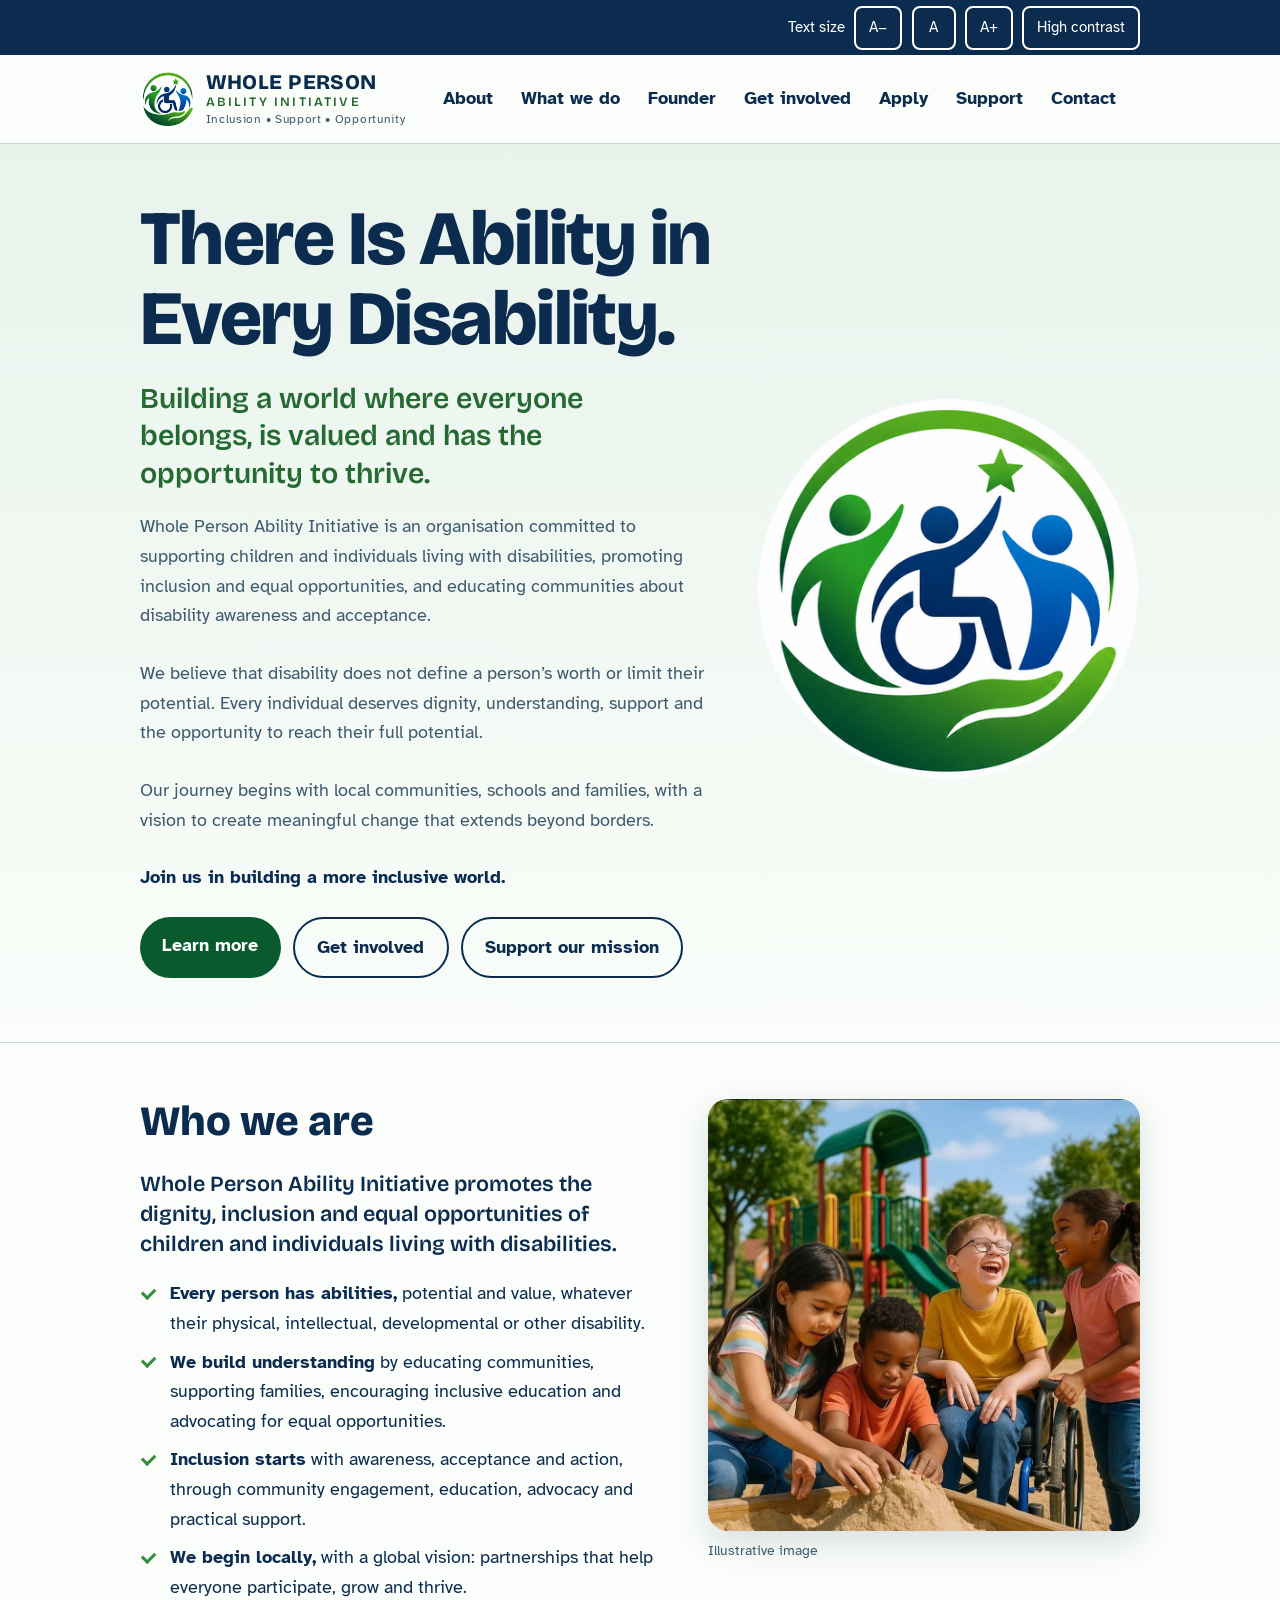
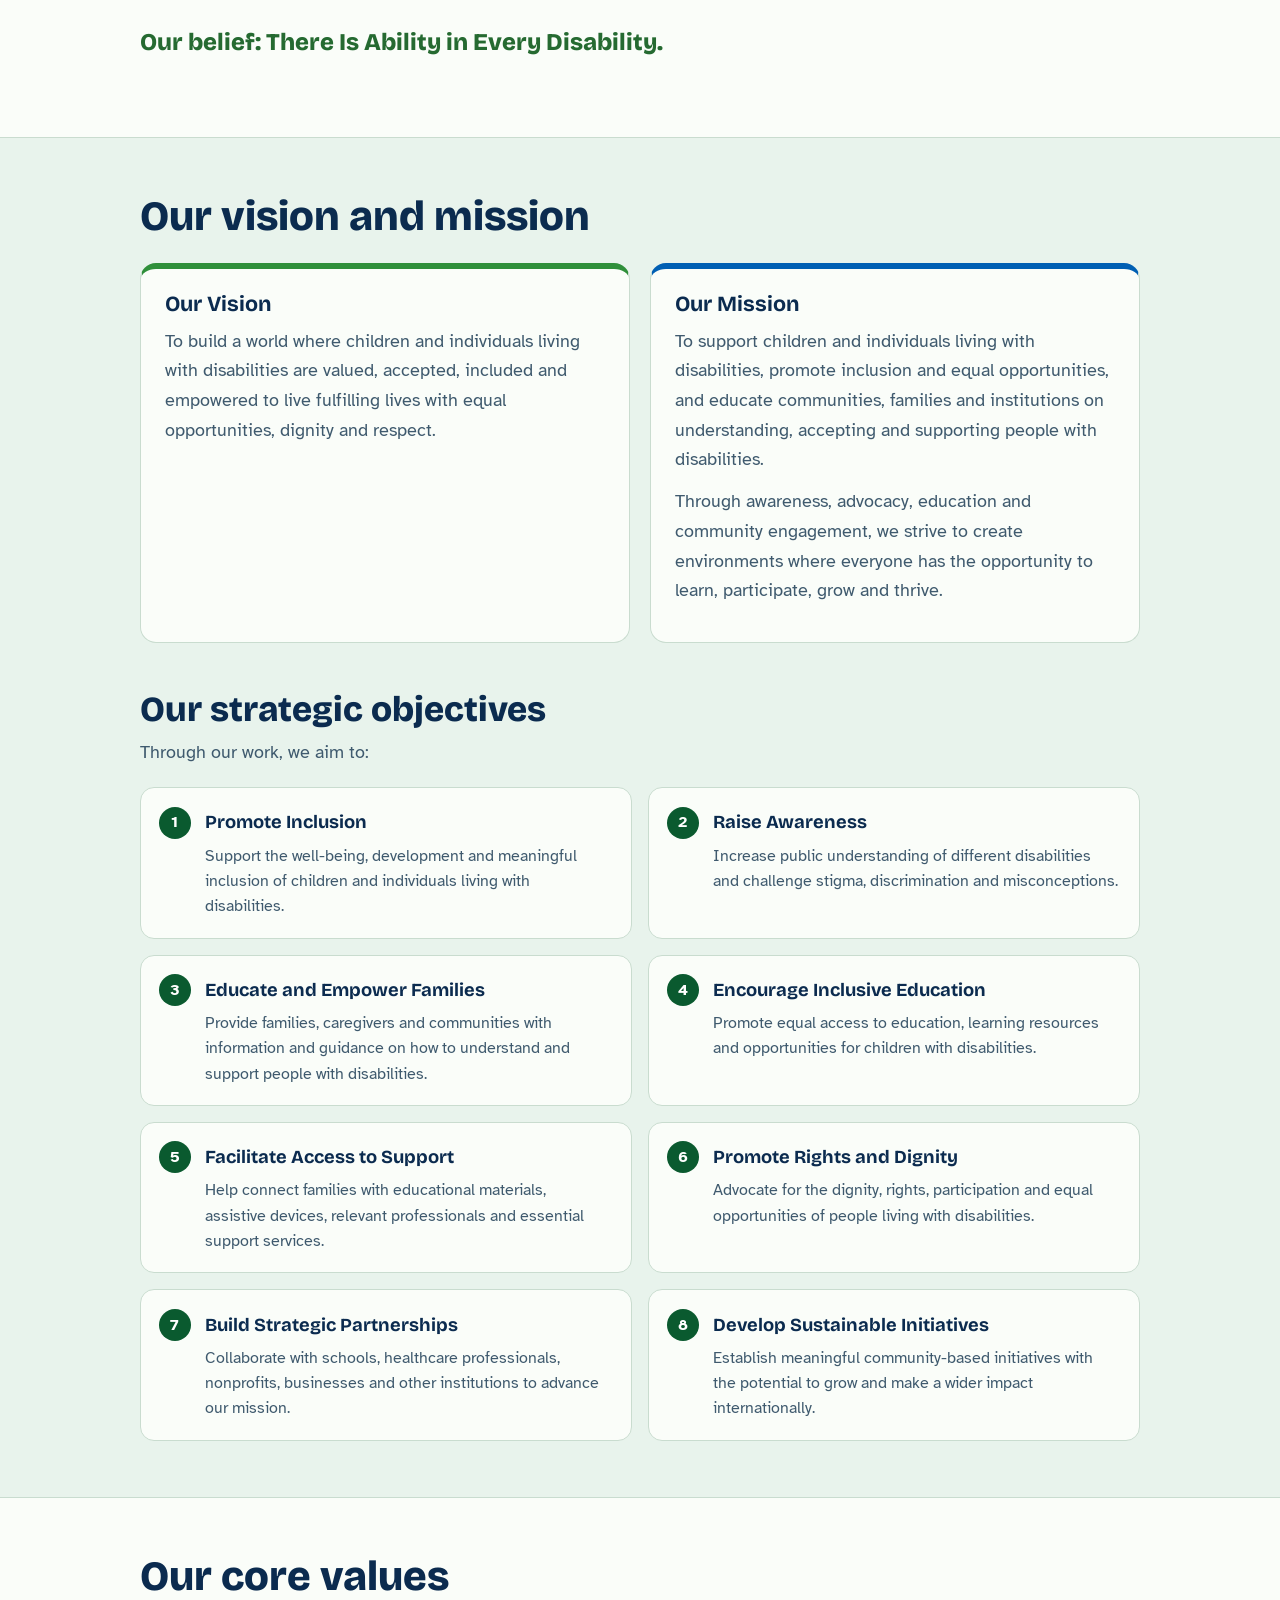
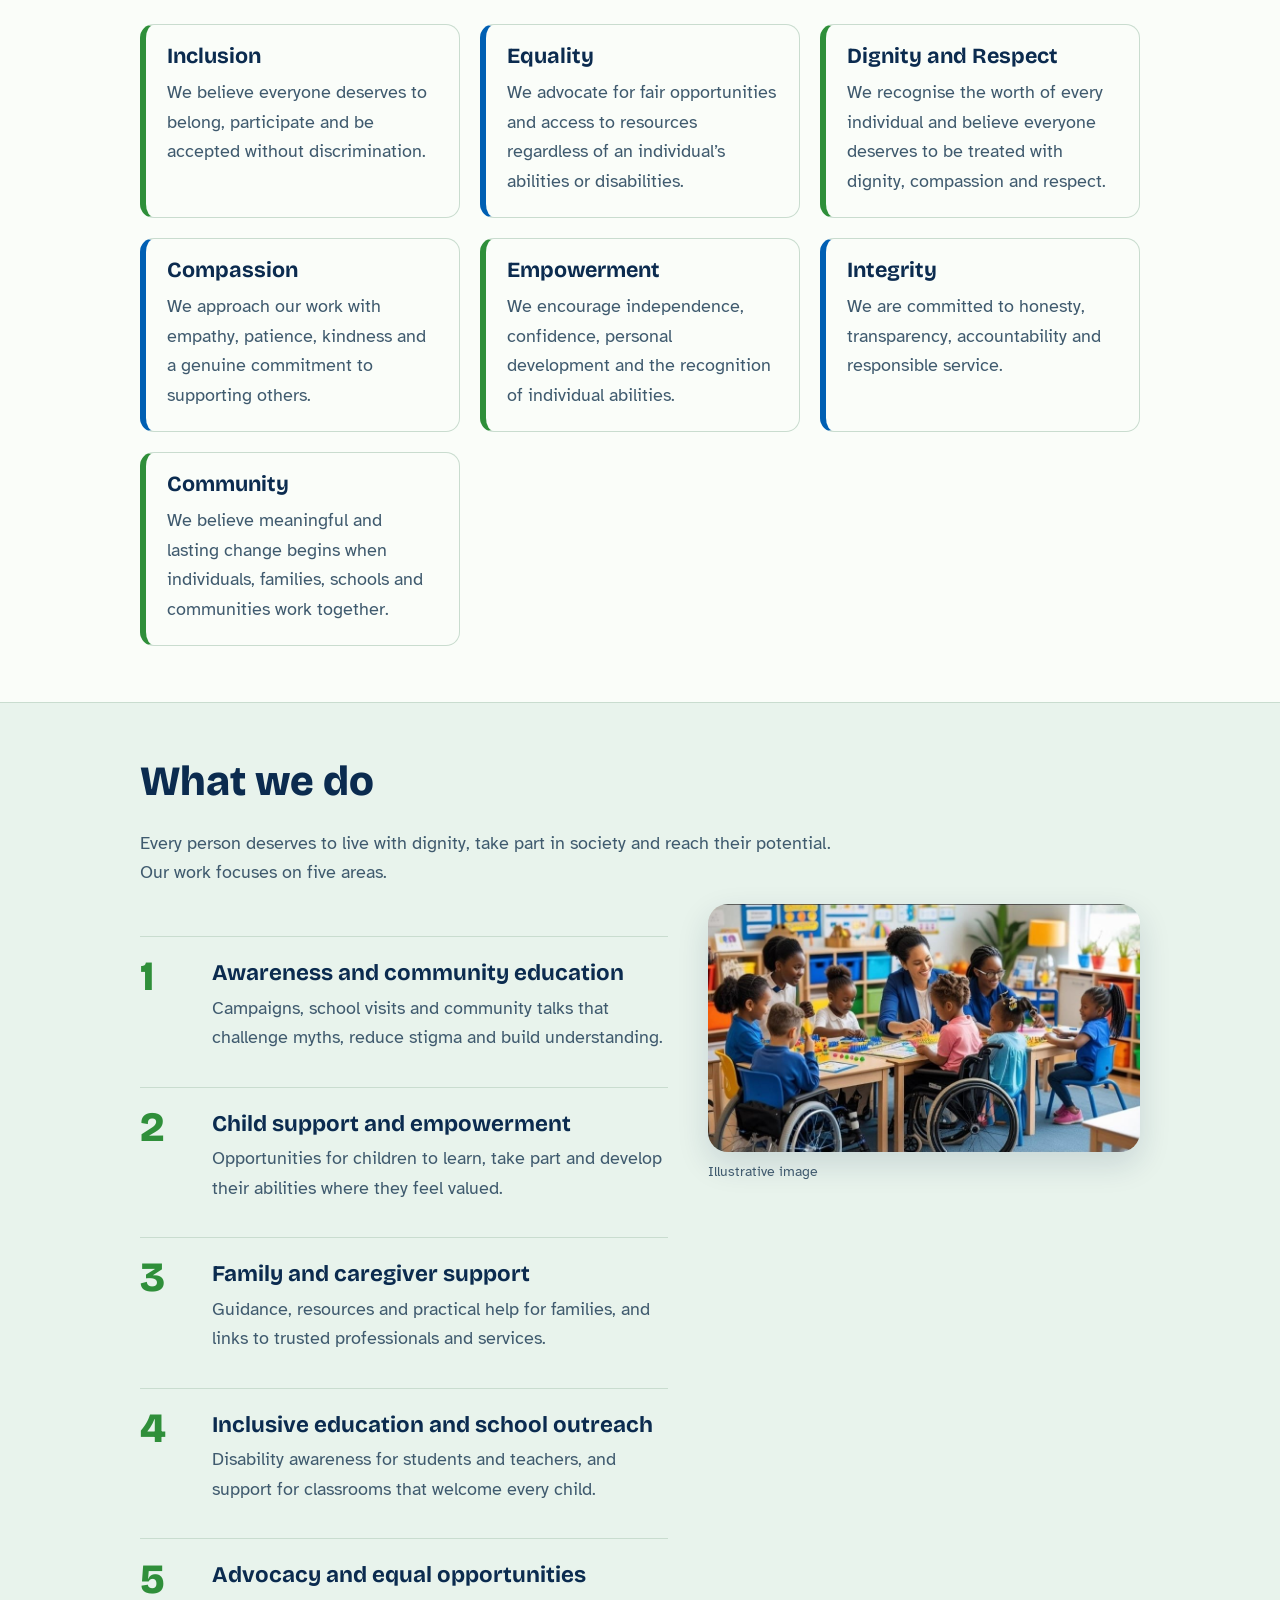
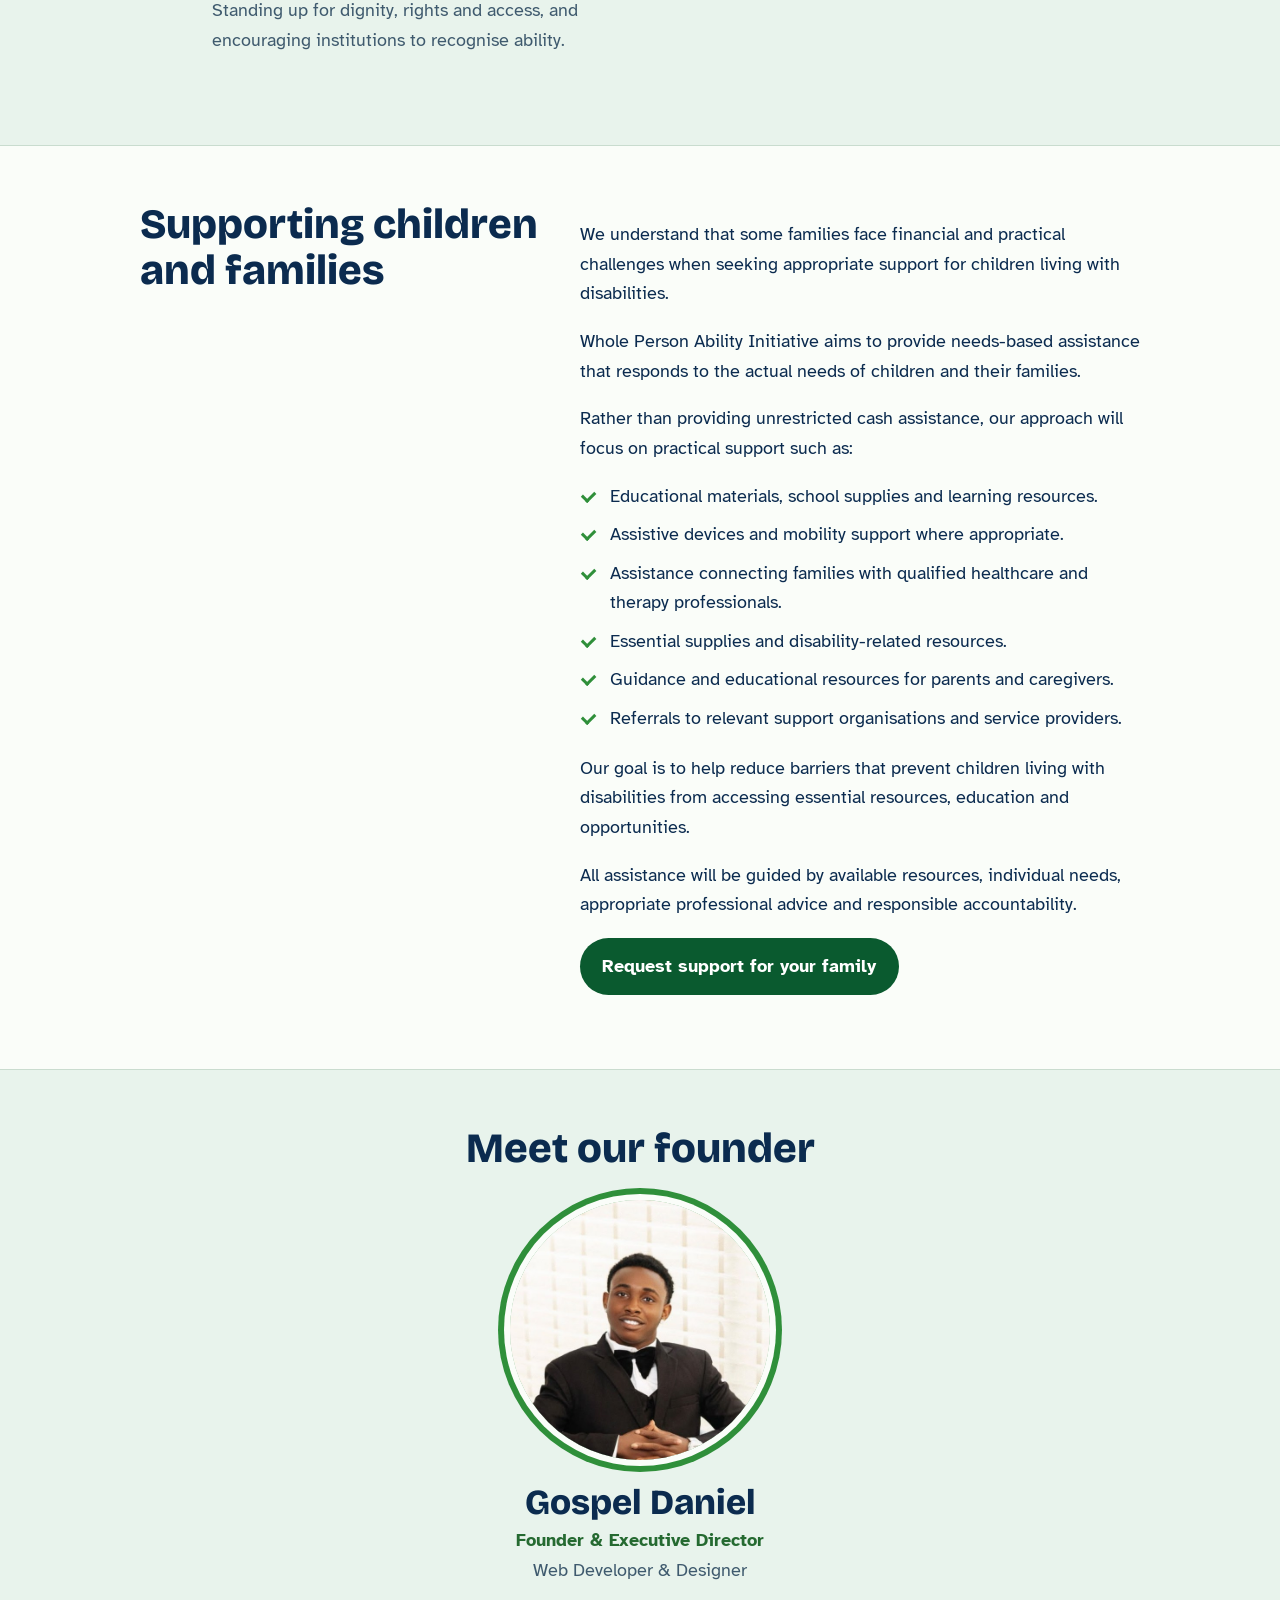
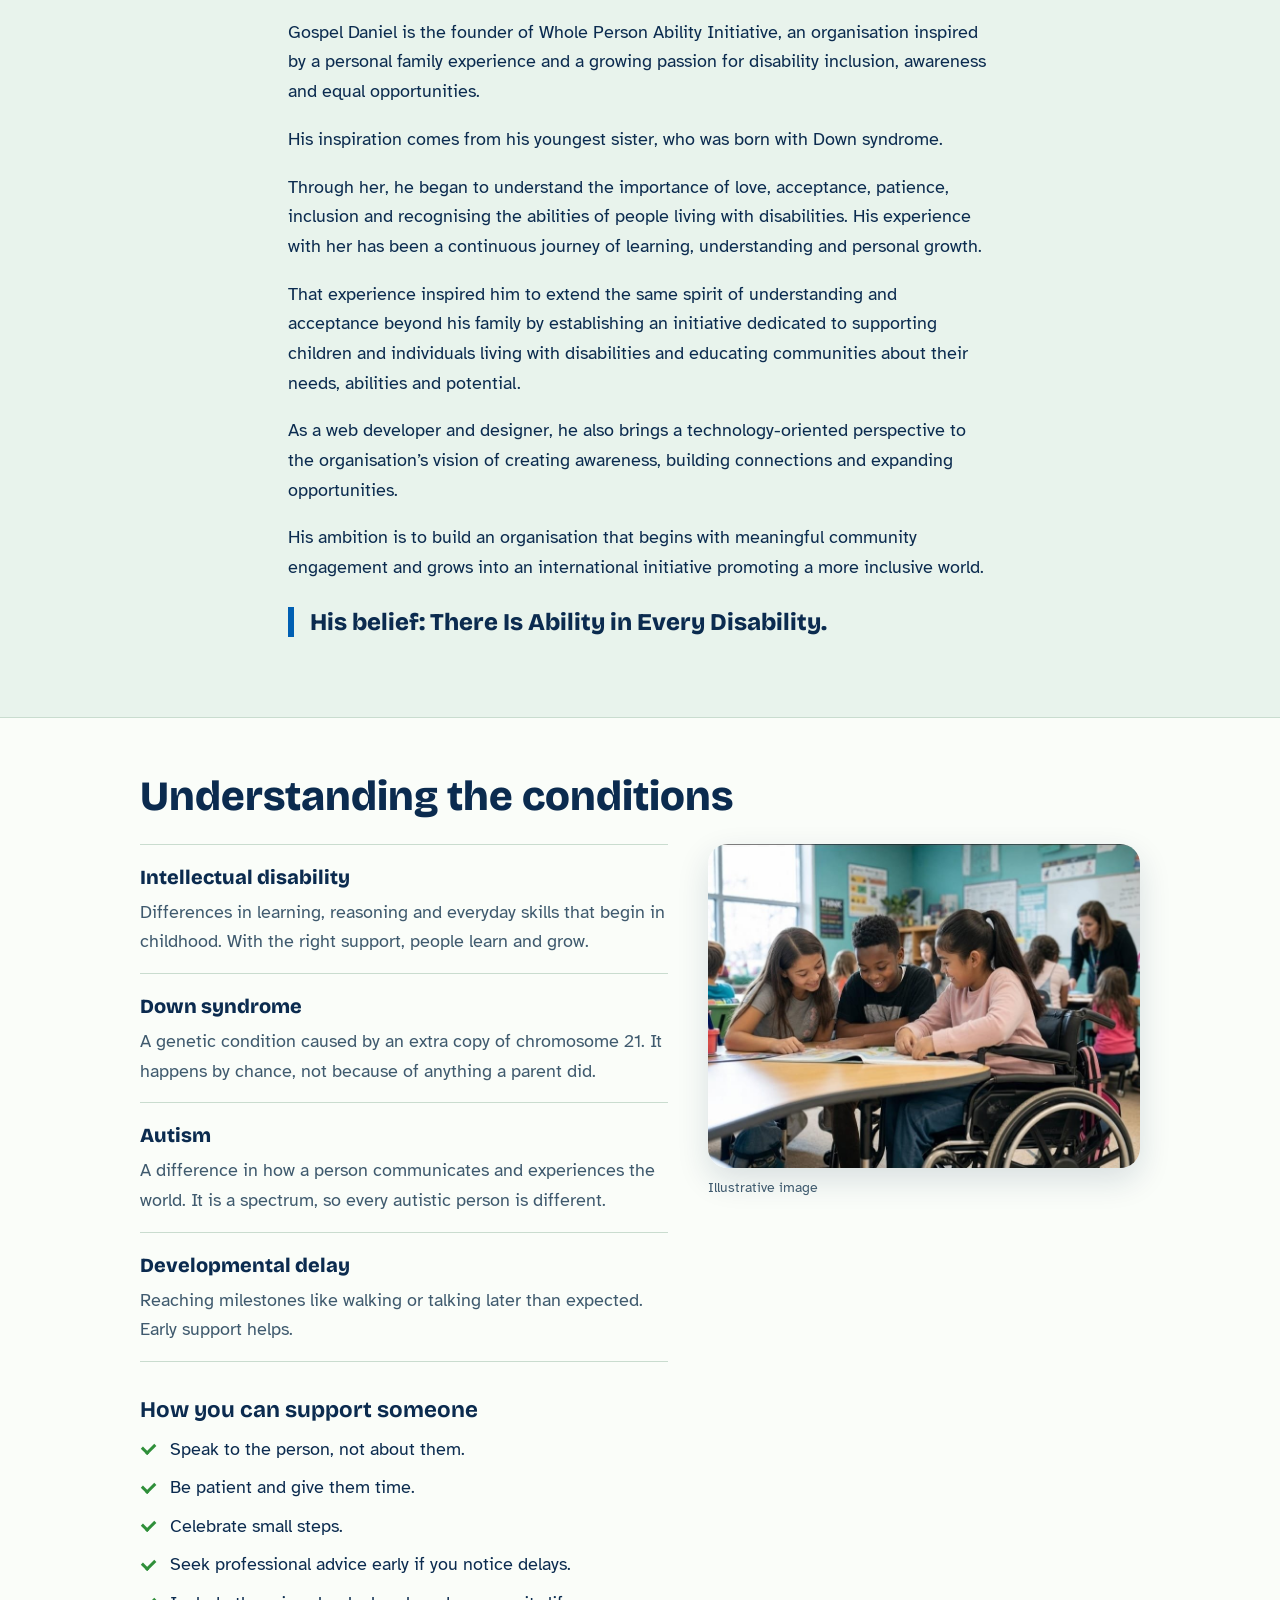
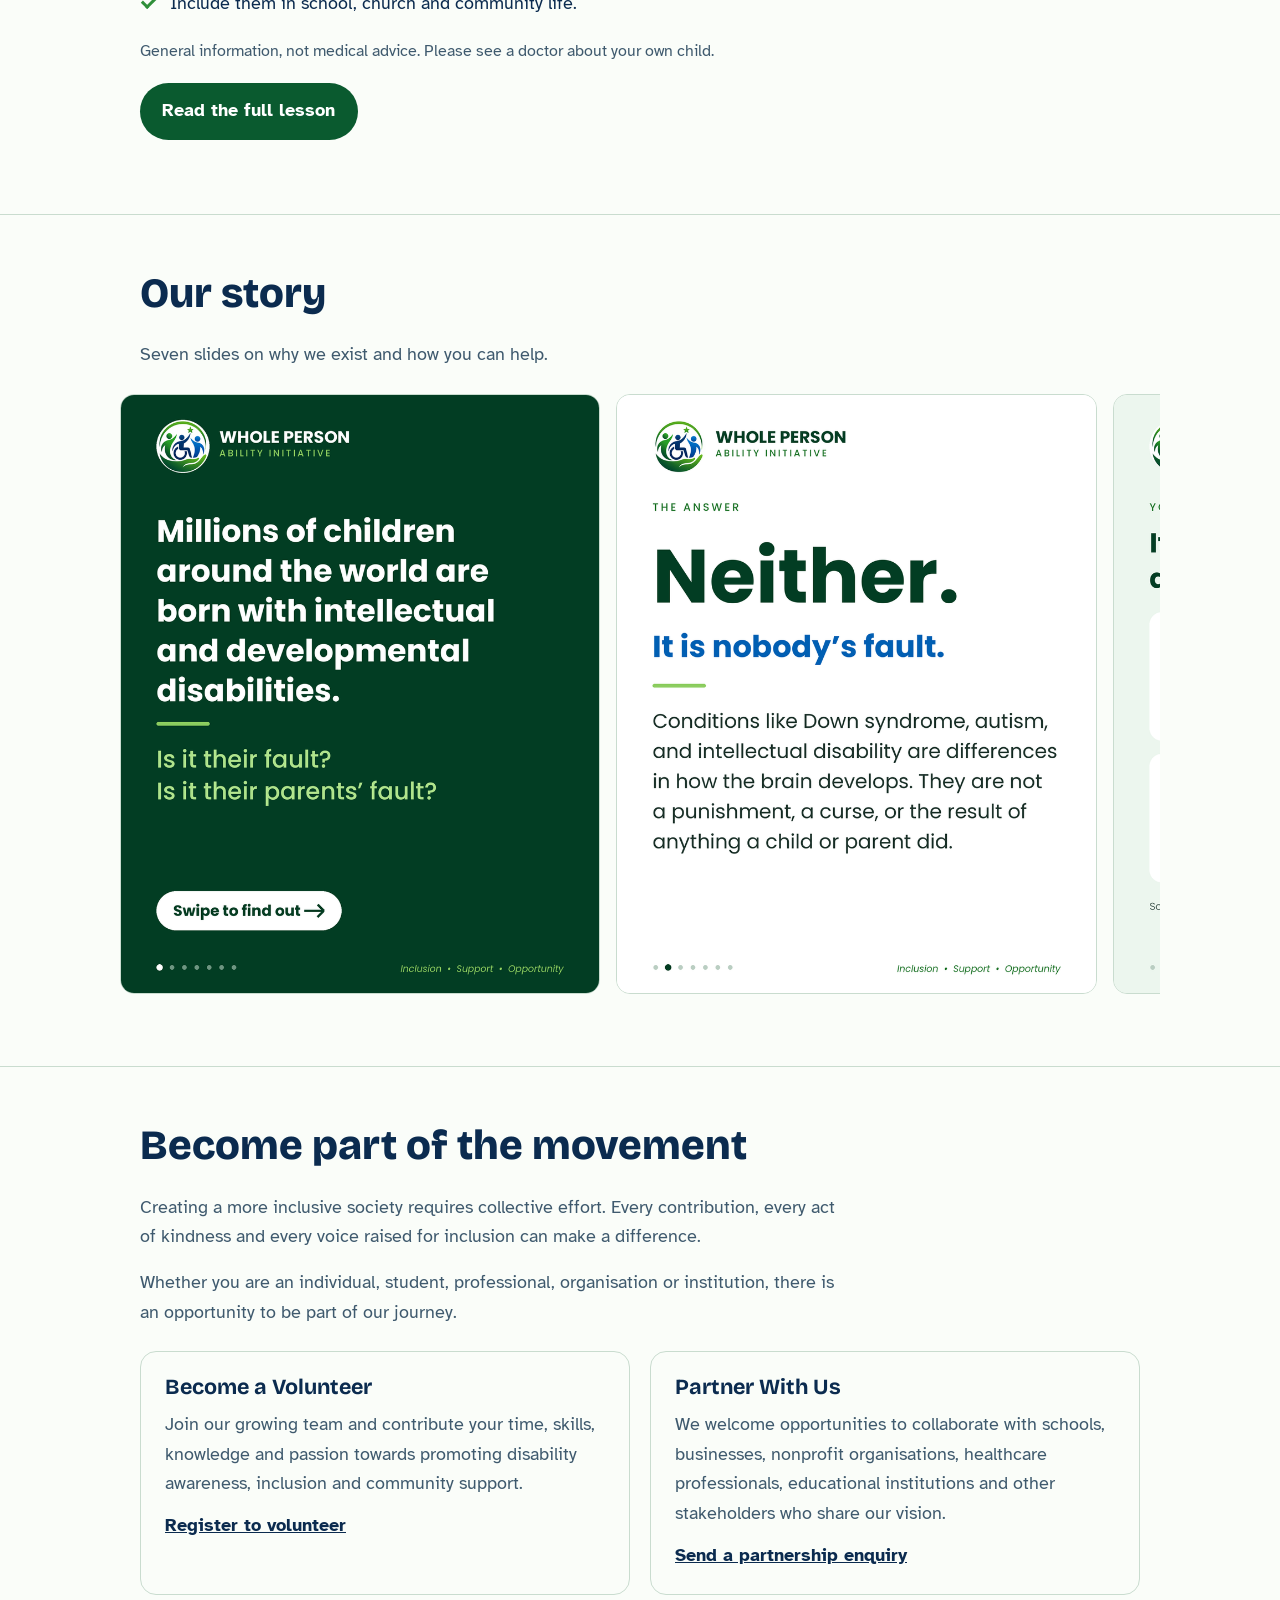
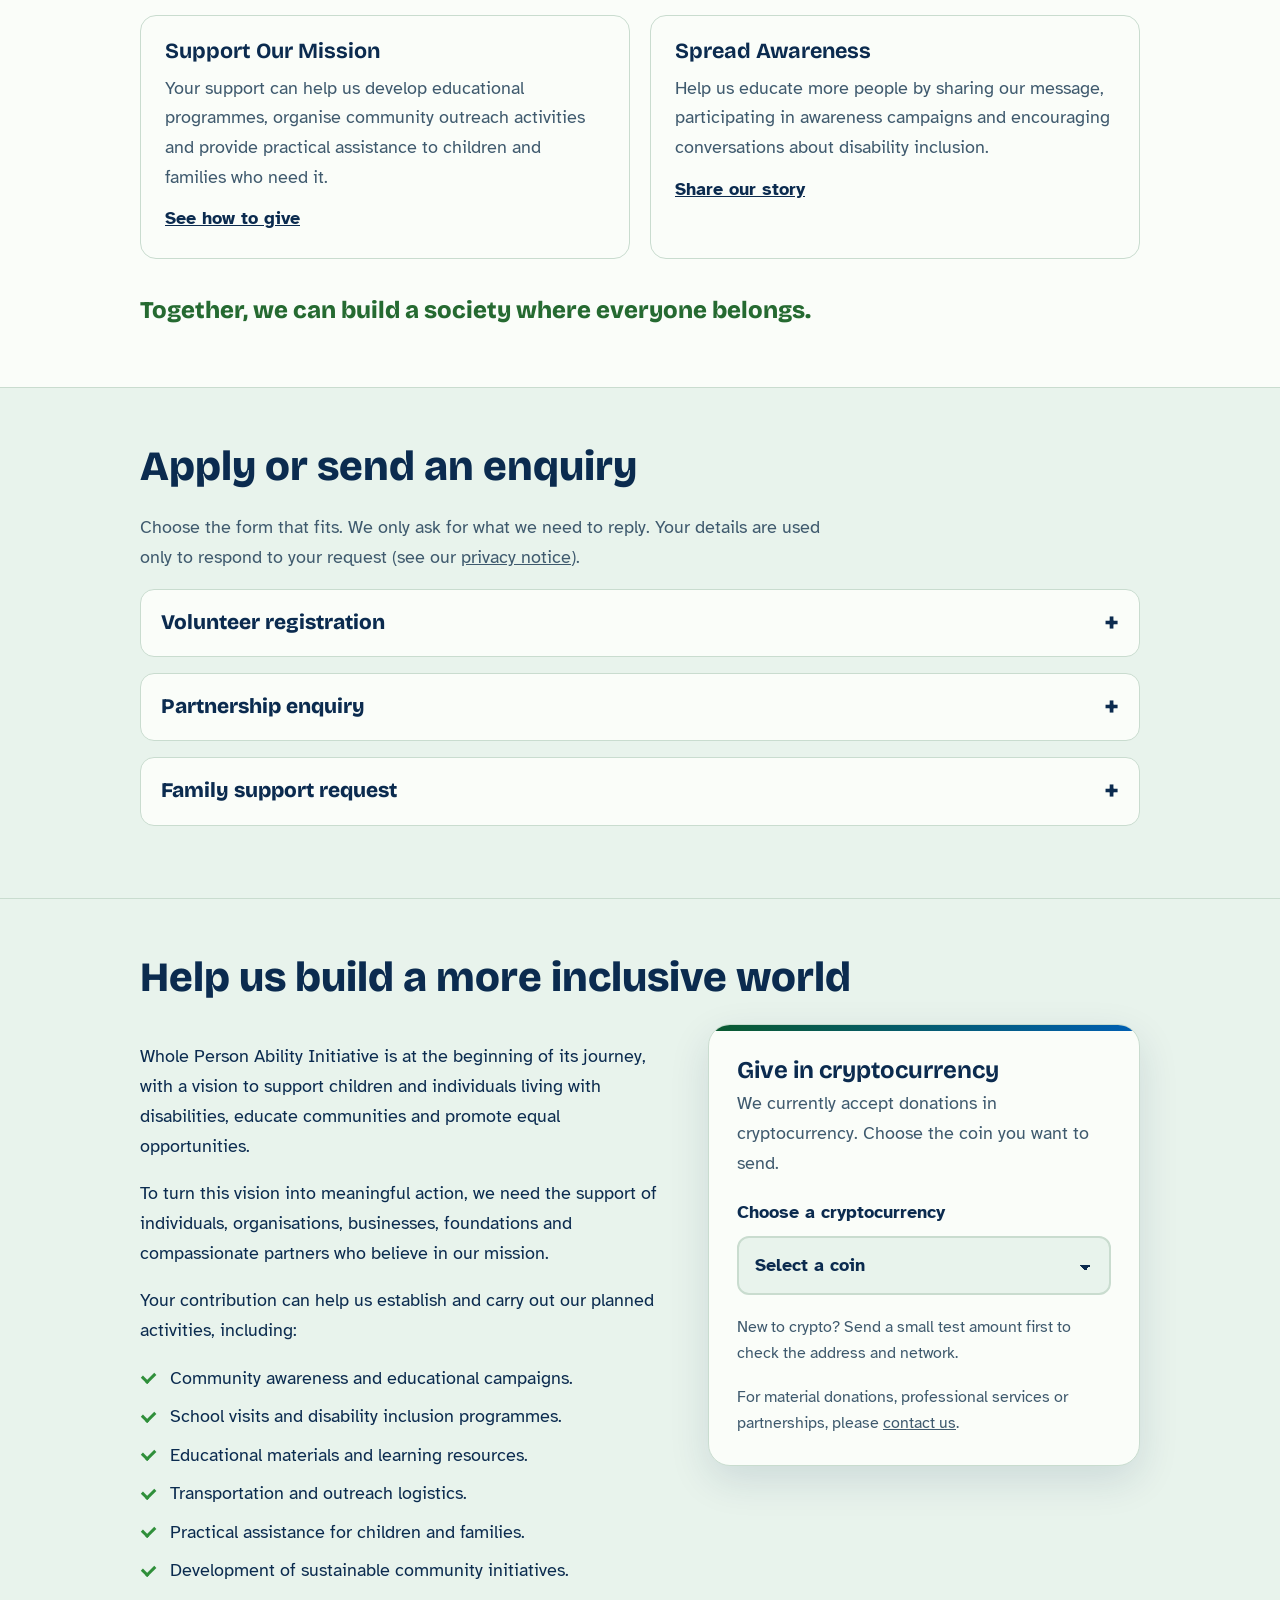
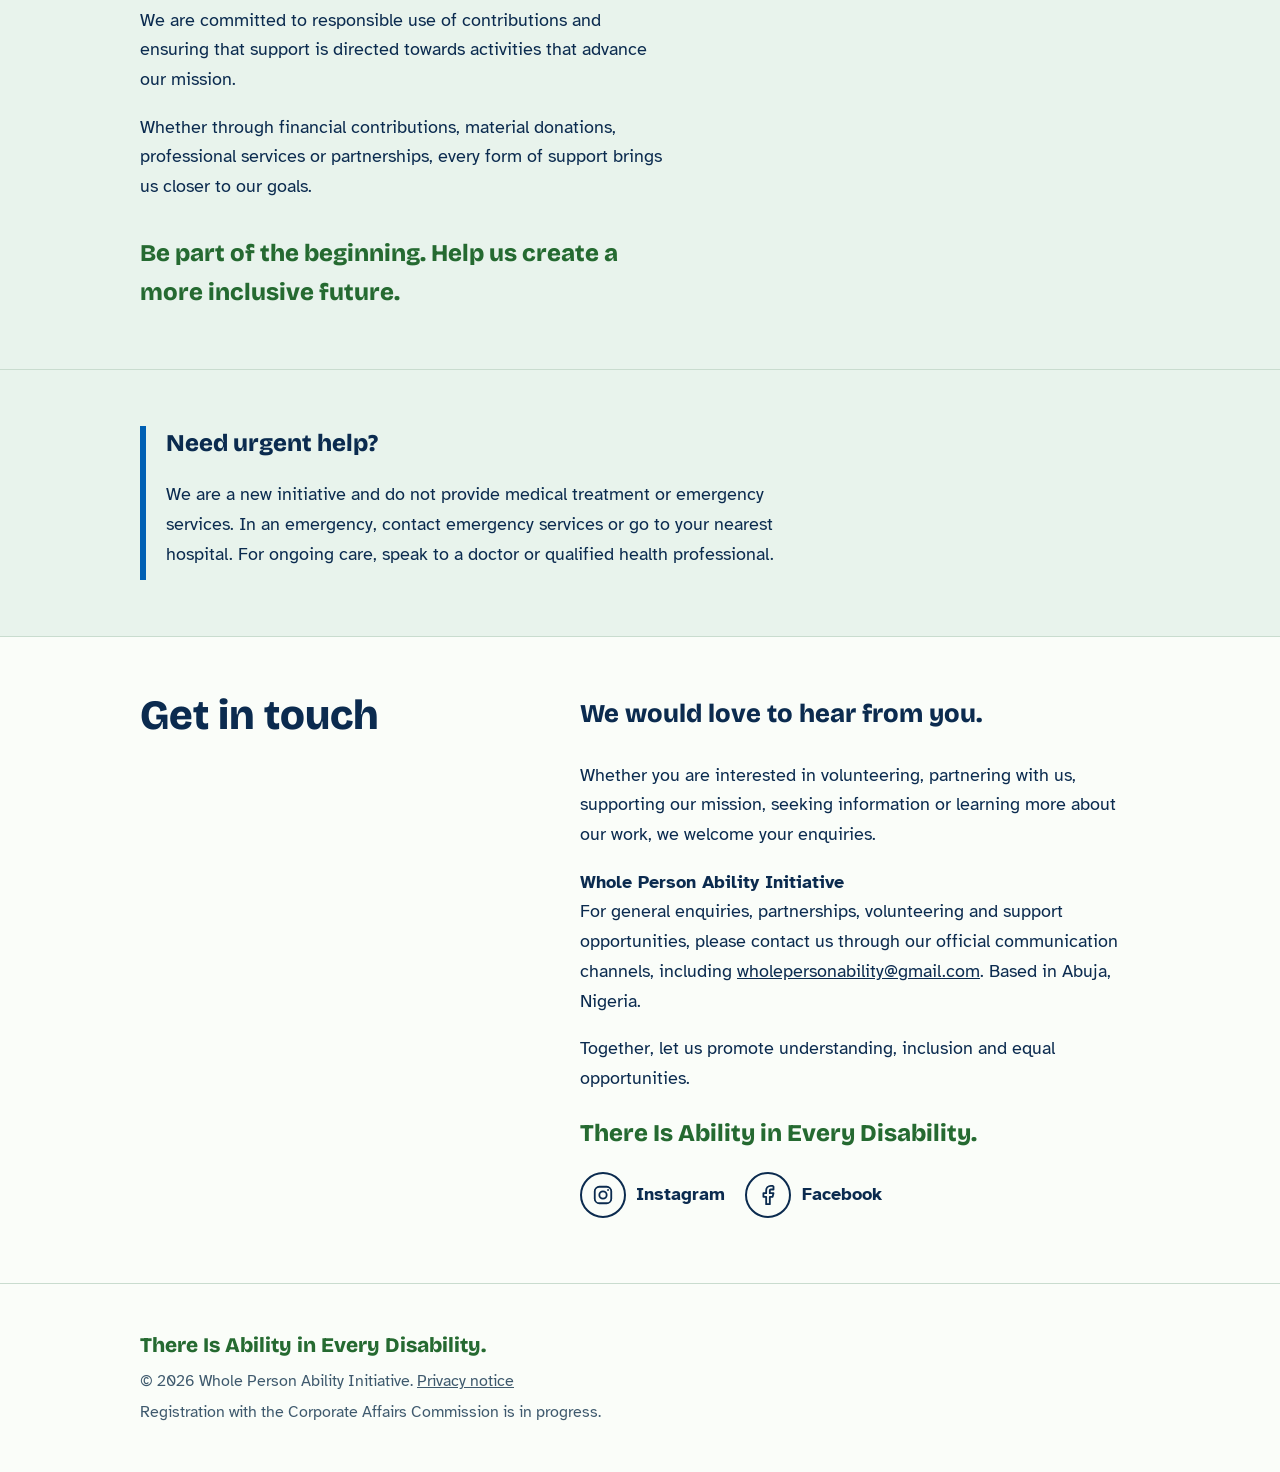
<file: index.html>
<!DOCTYPE html>
<html lang="en">
<head>
<meta charset="utf-8">
<meta name="viewport" content="width=device-width, initial-scale=1">
<title>Whole Person Ability Initiative</title>
<meta name="description" content="Whole Person Ability Initiative supports people with intellectual and developmental disabilities and their families in Africa and around the world through awareness, referrals and community inclusion.">
<link rel="icon" href="logo-mark.png" type="image/png">
<script src="a11y.js"></script>
<link rel="preconnect" href="https://fonts.googleapis.com">
<link rel="preconnect" href="https://fonts.gstatic.com" crossorigin>
<link href="https://fonts.googleapis.com/css2?family=Atkinson+Hyperlegible:wght@400;700&family=Bricolage+Grotesque:wght@600;800&display=swap" rel="stylesheet">
<style>
:root{
  --ink:#0b2b4f; --paper:#fafdf9; --sky:#e8f3ec; --sun:#2f8f3a; --leaf:#0a5a2f; --rose:#005fb3;
  --text:#0b2b4f; --muted:#3f5a6e; --line:#c9dccf; --leafText:#256a31; --btnbg:#0a5a2f; --btnfg:#fff;
}
@media (prefers-color-scheme:dark){:root{--paper:#0f1a2b;--sky:#16253b;--text:#eaf1fa;--muted:#b4c3d8;--line:#2d4261;--ink:#eaf1fa;--leafText:#7be0ad;--sun:#5fd8a4;--rose:#7db8f5;--btnbg:#5fd8a4;--btnfg:#06231a}}
*{box-sizing:border-box}
html{scroll-behavior:smooth}
@media (prefers-reduced-motion:reduce){html{scroll-behavior:auto}}
body{margin:0;background:var(--paper);color:var(--text);font:1.125rem/1.65 "Atkinson Hyperlegible",system-ui,sans-serif}
h1,h2,h3{font-family:"Bricolage Grotesque","Atkinson Hyperlegible",system-ui,sans-serif;line-height:1.1;margin:0}
a{color:inherit}
:focus-visible{outline:3px solid var(--sun);outline-offset:3px}
.wrap{max-width:1040px;margin:0 auto;padding:0 1.25rem}
header.top{padding:1rem 0;border-bottom:1px solid var(--line)}
header.top .wrap{display:flex;flex-wrap:wrap;gap:.75rem 1.5rem;justify-content:space-between;align-items:center}
.brand{font-family:"Bricolage Grotesque",sans-serif;font-weight:800;text-decoration:none;font-size:1.15rem;display:flex;align-items:center;gap:.6rem}
.brand img{display:block;flex:none;border-radius:50%;background:#fff}
.lockup{display:flex;flex-direction:column;line-height:1.1}
.lockup b{font-size:1.3rem;font-weight:800;letter-spacing:.02em}
.lockup i{font-style:normal;font-weight:600;font-size:.8rem;letter-spacing:.17em;color:var(--leafText)}
.lockup small{font-family:"Atkinson Hyperlegible",sans-serif;font-weight:400;font-size:.72rem;letter-spacing:.06em;color:var(--muted);margin-top:.25rem}
@media (max-width:520px){.lockup small{display:none}.lockup b{font-size:1.1rem}}
nav a{margin-right:1.25rem;text-decoration:none;font-weight:700}
nav a:hover{text-decoration:underline}
.hero{padding:3.5rem 0 4rem}
.hero .wrap{display:grid;grid-template-columns:1.2fr .8fr;gap:2.5rem;align-items:center}
.hero h1{font-size:clamp(2.4rem,6vw,4.2rem);font-weight:800;letter-spacing:-.02em}
.hero p{max-width:34rem;color:var(--muted);margin:1.25rem 0 1.75rem}
.btns{display:flex;flex-wrap:wrap;gap:.75rem}
.btn{display:inline-block;padding:.85rem 1.4rem;border-radius:999px;font-weight:700;text-decoration:none;background:var(--btnbg);color:var(--btnfg)}
.btn.alt{background:transparent;border:2px solid var(--text);color:var(--text)}
.mark{width:100%;max-width:380px;justify-self:center;border-radius:50%;background:#fff;height:auto}
section{padding:3.5rem 0;border-top:1px solid var(--line)}
section h2{font-size:clamp(1.8rem,4vw,2.6rem);margin-bottom:1.5rem;font-weight:800}
.split{display:grid;grid-template-columns:1fr 1.4fr;gap:2.5rem}
.work{list-style:none;margin:0;padding:0}
.work li{padding:1.1rem 0;border-bottom:1px solid var(--line);display:grid;grid-template-columns:12rem 1fr;gap:1rem}
.work li:first-child{border-top:1px solid var(--line)}
.work h3{font-size:1.2rem}
.work p{margin:0;color:var(--muted)}
.band{background:var(--sky)}
.help{display:grid;grid-template-columns:repeat(3,1fr);gap:2rem}
.help h3{font-size:1.3rem;margin-bottom:.5rem}
.help p{margin:0 0 .75rem;color:var(--muted)}
.note{border-left:6px solid var(--rose);padding:.25rem 0 .25rem 1.25rem;max-width:42rem}
.note p{margin:.4rem 0}
footer{padding:2.5rem 0;border-top:1px solid var(--line);color:var(--muted);font-size:1rem}
footer p{margin:.3rem 0}
.wallets{display:grid;gap:1rem}
.wallet{display:grid;grid-template-columns:11rem 1fr auto;gap:1rem;align-items:center;padding:1rem 1.1rem;border:1px solid var(--line);border-radius:10px}
.wallet h3{font-size:1.15rem}
.wallet small{display:block;color:var(--muted);font-size:.9rem}
.addr{font-family:ui-monospace,Menlo,Consolas,monospace;font-size:.92rem;word-break:break-all;background:var(--sky);padding:.6rem .75rem;border-radius:6px}
.copy{font:inherit;font-weight:700;border:2px solid var(--text);background:transparent;color:var(--text);border-radius:999px;padding:.5rem 1.1rem;cursor:pointer}
.copy:disabled{opacity:.5;cursor:not-allowed}
.picker label{display:block;font-weight:700;margin-bottom:.5rem}
.picker select{font:inherit;width:100%;max-width:22rem;padding:.7rem 1rem;border:2px solid var(--text);border-radius:8px;background:var(--paper);color:var(--text)}
.walletout{margin-top:1.25rem}
.walletout .wallet{max-width:44rem}
.walletout p{margin:.75rem 0 0;color:var(--muted);font-size:1rem}
.warn{margin:1.25rem 0 0;color:var(--muted);font-size:1rem;max-width:42rem}
@media (max-width:760px){.wallet{grid-template-columns:1fr}.copy{justify-self:start}}
.tips{margin:0;padding-left:1.2rem;max-width:40rem}
.tips li{margin:.45rem 0}
.slides{display:flex;gap:1rem;overflow-x:auto;scroll-snap-type:x mandatory;padding:0 1.25rem 1rem;max-width:1040px;margin:0 auto}
.slides img{height:min(70vh,600px);width:auto;flex:none;scroll-snap-align:start;border-radius:14px;border:1px solid var(--line)}
.socials{list-style:none;display:flex;flex-wrap:wrap;gap:1.25rem;padding:0;margin:1rem 0 0}
.socials a{display:inline-flex;align-items:center;gap:.65rem;font-weight:700;text-decoration:none}
.socials svg{width:46px;height:46px;padding:10px;border-radius:50%;border:2px solid var(--text);fill:none;stroke:currentColor;stroke-width:2;stroke-linecap:round;stroke-linejoin:round;transition:background .15s,color .15s}
.socials a:hover svg{background:var(--btnbg);color:var(--btnfg);border-color:var(--btnbg)}
.socials a:hover span{text-decoration:underline}
@media (max-width:760px){
  .hero .wrap,.split,.help{grid-template-columns:1fr}
  .work li{grid-template-columns:1fr;gap:.25rem}
  .mark{max-width:260px;order:-1;justify-self:start}
}

.hero{background:linear-gradient(180deg,var(--sky),var(--paper))}
.hero h1{font-size:clamp(2.6rem,7vw,4.8rem);line-height:1.04}
.hero .sub{font-family:"Bricolage Grotesque",sans-serif;font-size:clamp(1.3rem,2.6vw,1.8rem);font-weight:600;line-height:1.3;color:var(--leafText);max-width:34rem;margin:1.25rem 0 1.25rem}
.hero p{max-width:36rem}.hero .join{font-weight:700;color:var(--text);margin-bottom:1.5rem}
.hero .btns .btn.alt{border-color:var(--text);color:var(--text)}
.intro{max-width:44rem;color:var(--muted);margin:0 0 1rem}
.belief,.fq{font-family:"Bricolage Grotesque",sans-serif;font-size:1.5rem;font-weight:800;line-height:1.25;color:var(--leafText);margin-top:1.5rem}
.fq{border-left:6px solid var(--rose);padding-left:1rem;color:var(--text)}
.vm,.values,.ways{display:grid;gap:1.25rem;margin-top:1.5rem}
.vm{grid-template-columns:1fr 1fr}.values{grid-template-columns:repeat(3,1fr)}.ways{grid-template-columns:1fr 1fr}
.vm article,.ways article{background:var(--paper);border:1px solid var(--line);border-radius:16px;padding:1.5rem}
.vm article:first-child{border-top:6px solid var(--sun)}.vm article:last-child{border-top:6px solid var(--rose)}
.values article{border:1px solid var(--line);border-radius:14px;padding:1.25rem 1.3rem;border-left:6px solid var(--sun)}
.values article:nth-child(even){border-left-color:var(--rose)}
.vm h3,.values h3,.ways h3{font-size:1.35rem;margin-bottom:.6rem}
.vm p,.values p,.ways p{margin:0 0 .75rem;color:var(--muted)}.values p{margin:0}
.prog{list-style:none;counter-reset:p;margin:2rem 0 0;padding:0}
.prog li{counter-increment:p;position:relative;padding:1.5rem 0 1.5rem 4.5rem;border-top:1px solid var(--line)}
.prog li::before{content:counter(p);position:absolute;left:0;top:1.2rem;font-family:"Bricolage Grotesque",sans-serif;font-weight:800;font-size:2.6rem;color:var(--sun);line-height:1}
.prog h3{font-size:1.4rem;margin-bottom:.5rem}.prog p{margin:0 0 .6rem;color:var(--muted);max-width:44rem}
.checks{list-style:none;padding:0;margin:0 0 1.25rem}
.checks li{position:relative;padding-left:1.9rem;margin:.55rem 0}
.checks li::before{content:"";position:absolute;left:.15rem;top:.55rem;width:.6rem;height:.35rem;border-left:3px solid var(--sun);border-bottom:3px solid var(--sun);transform:rotate(-45deg)}
.fgrid{display:grid;grid-template-columns:.8fr 1.2fr;gap:3rem;align-items:start}
.fphoto{position:relative;isolation:isolate;margin:0 14px 14px 0}
.fphoto::before{content:"";position:absolute;inset:16px -14px -14px 16px;background:var(--sun);border-radius:26px;z-index:-1}
.fphoto img{display:block;width:100%;height:auto;aspect-ratio:4/5;object-fit:cover;border-radius:26px}
.fname{font-family:"Bricolage Grotesque",sans-serif;font-size:2.2rem;font-weight:800;margin:.5rem 0 0;line-height:1.1}
.frole{font-weight:700;color:var(--leafText);margin:.25rem 0 0}.frole2{color:var(--muted);margin:0 0 1.25rem}
.ways a{font-weight:700}.closer{font-family:"Bricolage Grotesque",sans-serif;font-size:1.5rem;font-weight:800;margin:2rem 0 0;color:var(--leafText)}
.split2{display:grid;grid-template-columns:1.1fr .9fr;gap:2.5rem;margin-top:1.5rem}
.give{background:var(--paper);border:1px solid var(--line);border-radius:16px;padding:1.5rem;align-self:start}
.give h3{font-size:1.4rem;margin-bottom:.5rem}
.lead{font-family:"Bricolage Grotesque",sans-serif;font-size:1.6rem;font-weight:800;margin-top:0}
.tag2{font-family:"Bricolage Grotesque",sans-serif;font-weight:800;font-size:1.3rem;color:var(--leafText)}
@media (max-width:860px){.vm,.ways,.fgrid,.split2{grid-template-columns:1fr}.values{grid-template-columns:1fr 1fr}.fphoto{max-width:340px}}
@media (max-width:560px){.values{grid-template-columns:1fr}.prog li{padding-left:3.4rem}.prog li::before{font-size:2rem}}
.so{font-size:clamp(1.6rem,3.5vw,2.2rem);font-weight:800;margin:3rem 0 .5rem}
.objs{list-style:none;counter-reset:o;display:grid;grid-template-columns:1fr 1fr;gap:1rem;margin:1.25rem 0 0;padding:0}
.objs li{counter-increment:o;position:relative;background:var(--paper);border:1px solid var(--line);border-radius:14px;padding:1.2rem 1.3rem 1.2rem 4rem}
.objs li::before{content:counter(o);position:absolute;left:1.1rem;top:1.15rem;width:2rem;height:2rem;border-radius:50%;background:var(--btnbg);color:var(--btnfg);font-weight:700;display:grid;place-items:center;font-size:1rem}
.objs h4{font-family:"Bricolage Grotesque",sans-serif;font-size:1.15rem;margin:0 0 .3rem}.objs p{margin:0;color:var(--muted);font-size:1.02rem;line-height:1.55}
@media (max-width:760px){.objs{grid-template-columns:1fr}}
</style>
<link rel="stylesheet" href="extras.css">
</head>
<body>
<a class="skip" href="#top">Skip to main content</a>

<header class="top">
  <div class="wrap">
    <a class="brand" href="#top"><img src="logo-mark.png" width="56" height="56" alt=""><span class="lockup"><b>WHOLE PERSON</b><i>ABILITY INITIATIVE</i><small>Inclusion &bull; Support &bull; Opportunity</small></span></a>
    <nav aria-label="Main"><a href="#about">About</a><a href="#work">What we do</a><a href="#founder">Founder</a><a href="#help">Get involved</a><a href="#apply">Apply</a><a href="#donate">Support</a><a href="#contact">Contact</a></nav>
  </div>
</header>

<main id="top" tabindex="-1">
  <div class="hero">
    <div class="wrap">
      <div>
        <h1>There Is Ability in Every Disability.</h1>
        <p class="sub">Building a world where everyone belongs, is valued and has the opportunity to thrive.</p>
        <p>Whole Person Ability Initiative is an organisation committed to supporting children and individuals living with disabilities, promoting inclusion and equal opportunities, and educating communities about disability awareness and acceptance.</p>
        <p>We believe that disability does not define a person’s worth or limit their potential. Every individual deserves dignity, understanding, support and the opportunity to reach their full potential.</p>
        <p>Our journey begins with local communities, schools and families, with a vision to create meaningful change that extends beyond borders.</p>
        <p class="join">Join us in building a more inclusive world.</p>
        <div class="btns"><a class="btn" href="#about">Learn more</a><a class="btn alt" href="#help">Get involved</a><a class="btn alt" href="#donate">Support our mission</a></div>
      </div>
      <img class="mark" src="logo-mark.png" width="380" height="380" alt="Whole Person Ability Initiative emblem: three figures reaching up toward a star, held by an open hand">
    </div>
  </div>

  <section id="about">
    <div class="wrap media">
      <div>
        <h2>Who we are</h2>
        <p class="lead2">Whole Person Ability Initiative promotes the dignity, inclusion and equal opportunities of children and individuals living with disabilities.</p>
        <ul class="checks">
          <li><strong>Every person has abilities,</strong> potential and value, whatever their physical, intellectual, developmental or other disability.</li>
          <li><strong>We build understanding</strong> by educating communities, supporting families, encouraging inclusive education and advocating for equal opportunities.</li>
          <li><strong>Inclusion starts</strong> with awareness, acceptance and action, through community engagement, education, advocacy and practical support.</li>
          <li><strong>We begin locally,</strong> with a global vision: partnerships that help everyone participate, grow and thrive.</li>
        </ul>
        <p class="belief">Our belief: There Is Ability in Every Disability.</p>
      </div>
      <figure class="pic"><img src="images/playground-inclusion.jpg" width="900" height="901" loading="lazy" alt="Four children play together in a sandpit at a playground. One boy, who uses a wheelchair, laughs with the others."><figcaption>Illustrative image</figcaption></figure>
    </div>
  </section>

  <section id="vision" class="band">
    <div class="wrap">
      <h2>Our vision and mission</h2>
      <div class="vm">
        <article><h3>Our Vision</h3><p>To build a world where children and individuals living with disabilities are valued, accepted, included and empowered to live fulfilling lives with equal opportunities, dignity and respect.</p></article>
        <article><h3>Our Mission</h3><p>To support children and individuals living with disabilities, promote inclusion and equal opportunities, and educate communities, families and institutions on understanding, accepting and supporting people with disabilities.</p><p>Through awareness, advocacy, education and community engagement, we strive to create environments where everyone has the opportunity to learn, participate, grow and thrive.</p></article>
      </div>
      <h3 class="so">Our strategic objectives</h3>
      <p class="intro">Through our work, we aim to:</p>
      <ol class="objs"><li><h4>Promote Inclusion</h4><p>Support the well-being, development and meaningful inclusion of children and individuals living with disabilities.</p></li><li><h4>Raise Awareness</h4><p>Increase public understanding of different disabilities and challenge stigma, discrimination and misconceptions.</p></li><li><h4>Educate and Empower Families</h4><p>Provide families, caregivers and communities with information and guidance on how to understand and support people with disabilities.</p></li><li><h4>Encourage Inclusive Education</h4><p>Promote equal access to education, learning resources and opportunities for children with disabilities.</p></li><li><h4>Facilitate Access to Support</h4><p>Help connect families with educational materials, assistive devices, relevant professionals and essential support services.</p></li><li><h4>Promote Rights and Dignity</h4><p>Advocate for the dignity, rights, participation and equal opportunities of people living with disabilities.</p></li><li><h4>Build Strategic Partnerships</h4><p>Collaborate with schools, healthcare professionals, nonprofits, businesses and other institutions to advance our mission.</p></li><li><h4>Develop Sustainable Initiatives</h4><p>Establish meaningful community-based initiatives with the potential to grow and make a wider impact internationally.</p></li></ol>
    </div>
  </section>

  <section id="values">
    <div class="wrap">
      <h2>Our core values</h2>
      <div class="values">
        <article><h3>Inclusion</h3><p>We believe everyone deserves to belong, participate and be accepted without discrimination.</p></article>
        <article><h3>Equality</h3><p>We advocate for fair opportunities and access to resources regardless of an individual’s abilities or disabilities.</p></article>
        <article><h3>Dignity and Respect</h3><p>We recognise the worth of every individual and believe everyone deserves to be treated with dignity, compassion and respect.</p></article>
        <article><h3>Compassion</h3><p>We approach our work with empathy, patience, kindness and a genuine commitment to supporting others.</p></article>
        <article><h3>Empowerment</h3><p>We encourage independence, confidence, personal development and the recognition of individual abilities.</p></article>
        <article><h3>Integrity</h3><p>We are committed to honesty, transparency, accountability and responsible service.</p></article>
        <article><h3>Community</h3><p>We believe meaningful and lasting change begins when individuals, families, schools and communities work together.</p></article>
      </div>
    </div>
  </section>

  <section id="work" class="band">
    <div class="wrap">
      <h2>What we do</h2>
      <p class="intro">Every person deserves to live with dignity, take part in society and reach their potential. Our work focuses on five areas.</p>
      <div class="media">
        <ol class="prog">
          <li><h3>Awareness and community education</h3><p>Campaigns, school visits and community talks that challenge myths, reduce stigma and build understanding.</p></li>
          <li><h3>Child support and empowerment</h3><p>Opportunities for children to learn, take part and develop their abilities where they feel valued.</p></li>
          <li><h3>Family and caregiver support</h3><p>Guidance, resources and practical help for families, and links to trusted professionals and services.</p></li>
          <li><h3>Inclusive education and school outreach</h3><p>Disability awareness for students and teachers, and support for classrooms that welcome every child.</p></li>
          <li><h3>Advocacy and equal opportunities</h3><p>Standing up for dignity, rights and access, and encouraging institutions to recognise ability.</p></li>
        </ol>
        <figure class="pic stick"><img src="images/classroom-support.jpg" width="903" height="518" loading="lazy" alt="A teacher and a helper sit with young children at a table in a bright classroom, working with colourful learning materials. Two children use wheelchairs."><figcaption>Illustrative image</figcaption></figure>
      </div>
    </div>
  </section>

  <section id="families">
    <div class="wrap split">
      <h2>Supporting children and families</h2>
      <div>
        <p>We understand that some families face financial and practical challenges when seeking appropriate support for children living with disabilities.</p>
        <p>Whole Person Ability Initiative aims to provide needs-based assistance that responds to the actual needs of children and their families.</p>
        <p>Rather than providing unrestricted cash assistance, our approach will focus on practical support such as:</p>
        <ul class="checks">
          <li>Educational materials, school supplies and learning resources.</li>
          <li>Assistive devices and mobility support where appropriate.</li>
          <li>Assistance connecting families with qualified healthcare and therapy professionals.</li>
          <li>Essential supplies and disability-related resources.</li>
          <li>Guidance and educational resources for parents and caregivers.</li>
          <li>Referrals to relevant support organisations and service providers.</li>
        </ul>
        <p>Our goal is to help reduce barriers that prevent children living with disabilities from accessing essential resources, education and opportunities.</p>
        <p>All assistance will be guided by available resources, individual needs, appropriate professional advice and responsible accountability.</p>
        <p><a class="btn" href="#apply-family">Request support for your family</a></p>
      </div>
    </div>
  </section>

  <section id="founder" class="band">
    <div class="wrap fcenter">
      <h2>Meet our founder</h2>
      <div class="fcircle"><img src="images/founder-circle.jpg" width="600" height="600" loading="lazy" alt="Portrait of Gospel Daniel, founder of Whole Person Ability Initiative, seated in a dark suit and bow tie"></div>
      <p class="fname">Gospel Daniel</p>
      <p class="frole">Founder &amp; Executive Director</p>
      <p class="frole2">Web Developer &amp; Designer</p>
      <div class="fbio">
        <p>Gospel Daniel is the founder of Whole Person Ability Initiative, an organisation inspired by a personal family experience and a growing passion for disability inclusion, awareness and equal opportunities.</p>
        <p>His inspiration comes from his youngest sister, who was born with Down syndrome.</p>
        <p>Through her, he began to understand the importance of love, acceptance, patience, inclusion and recognising the abilities of people living with disabilities. His experience with her has been a continuous journey of learning, understanding and personal growth.</p>
        <p>That experience inspired him to extend the same spirit of understanding and acceptance beyond his family by establishing an initiative dedicated to supporting children and individuals living with disabilities and educating communities about their needs, abilities and potential.</p>
        <p>As a web developer and designer, he also brings a technology-oriented perspective to the organisation’s vision of creating awareness, building connections and expanding opportunities.</p>
        <p>His ambition is to build an organisation that begins with meaningful community engagement and grows into an international initiative promoting a more inclusive world.</p>
        <p class="fq">His belief: There Is Ability in Every Disability.</p>
      </div>
    </div>
  </section>

  <section id="understand">
    <div class="wrap">
      <h2>Understanding the conditions</h2>
      <div class="media">
        <dl class="defs">
          <div><dt>Intellectual disability</dt><dd>Differences in learning, reasoning and everyday skills that begin in childhood. With the right support, people learn and grow.</dd></div>
          <div><dt>Down syndrome</dt><dd>A genetic condition caused by an extra copy of chromosome 21. It happens by chance, not because of anything a parent did.</dd></div>
          <div><dt>Autism</dt><dd>A difference in how a person communicates and experiences the world. It is a spectrum, so every autistic person is different.</dd></div>
          <div><dt>Developmental delay</dt><dd>Reaching milestones like walking or talking later than expected. Early support helps.</dd></div>
        </dl>
        <figure class="pic"><img src="images/peer-learning.jpg" width="903" height="678" loading="lazy" alt="Two classmates and a girl who uses a wheelchair read a picture book together at a classroom table, smiling."><figcaption>Illustrative image</figcaption></figure>
      </div>
      <h3 class="tipshead">How you can support someone</h3>
      <ul class="checks">
        <li>Speak to the person, not about them.</li>
        <li>Be patient and give them time.</li>
        <li>Celebrate small steps.</li>
        <li>Seek professional advice early if you notice delays.</li>
        <li>Include them in school, church and community life.</li>
      </ul>
      <p class="warn">General information, not medical advice. Please see a doctor about your own child.</p>
      <p><a class="btn" href="learn.html">Read the full lesson</a></p>
    </div>
  </section>

  <section id="story">
    <div class="wrap">
      <h2>Our story</h2>
      <p style="max-width:40rem;margin:0 0 1.5rem;color:var(--muted)">Seven slides on why we exist and how you can help.</p>
    </div>
    <div class="slides" tabindex="0" role="region" aria-label="Our story, seven slides">
      <img src="images/slide-1.png" width="864" height="1080" loading="lazy" alt="Slide 1: Millions of children around the world are born with intellectual and developmental disabilities. Is it their fault? Is it their parents’ fault?">
      <img src="images/slide-2.png" width="864" height="1080" loading="lazy" alt="Slide 2: Neither. It is nobody’s fault. These conditions are differences in how the brain develops.">
      <img src="images/slide-3.png" width="864" height="1080" loading="lazy" alt="Slide 3: It happens in every country and every community. About 1 in 6 people live with a significant disability, and an estimated 200 million have an intellectual disability.">
      <img src="images/slide-4.png" width="864" height="1080" loading="lazy" alt="Slide 4: The pain often comes from how people react. Every child needs love, early support, the right therapy, and a school and society that accept them.">
      <img src="images/slide-5.png" width="864" height="1080" loading="lazy" alt="Slide 5: We exist to raise awareness, teaching families how to love, teach, be patient with, understand and care for people with disabilities.">
      <img src="images/slide-6.png" width="864" height="1080" loading="lazy" alt="Slide 6: What we do: awareness, family support, guidance to care and schools, early detection and inclusion.">
      <img src="images/slide-7.png" width="864" height="1080" loading="lazy" alt="Slide 7: You can help change the story. Follow, share, volunteer, partner or give.">
    </div>
  </section>

  <section id="help">
    <div class="wrap">
      <h2>Become part of the movement</h2>
      <p class="intro">Creating a more inclusive society requires collective effort. Every contribution, every act of kindness and every voice raised for inclusion can make a difference.</p>
      <p class="intro">Whether you are an individual, student, professional, organisation or institution, there is an opportunity to be part of our journey.</p>
      <div class="ways">
        <article><h3>Become a Volunteer</h3><p>Join our growing team and contribute your time, skills, knowledge and passion towards promoting disability awareness, inclusion and community support.</p><a href="#apply-volunteer">Register to volunteer</a></article>
        <article><h3>Partner With Us</h3><p>We welcome opportunities to collaborate with schools, businesses, nonprofit organisations, healthcare professionals, educational institutions and other stakeholders who share our vision.</p><a href="#apply-partnership">Send a partnership enquiry</a></article>
        <article><h3>Support Our Mission</h3><p>Your support can help us develop educational programmes, organise community outreach activities and provide practical assistance to children and families who need it.</p><a href="#donate">See how to give</a></article>
        <article><h3>Spread Awareness</h3><p>Help us educate more people by sharing our message, participating in awareness campaigns and encouraging conversations about disability inclusion.</p><a href="#story">Share our story</a></article>
      </div>
      <p class="closer">Together, we can build a society where everyone belongs.</p>
    </div>
  </section>

  <section id="apply" class="band">
    <div class="wrap">
      <h2>Apply or send an enquiry</h2>
      <p class="intro">Choose the form that fits. We only ask for what we need to reply. Your details are used only to respond to your request (see our <a href="privacy.html" target="_blank" rel="noopener">privacy notice<span class="sr"> (opens in a new tab)</span></a>).</p>
      <details class="fdet" id="apply-volunteer">
        <summary>Volunteer registration</summary>
        <div class="fbody">
          <p>Tell us how you would like to help. We will get in touch to talk about the next steps.</p>
          <form data-form="volunteer" novalidate aria-label="Volunteer registration">
            <div class="errsum" tabindex="-1" hidden></div>
            <div class="fld" data-field="name"><label for="volunteer-name">Full name <span class="req">(required)</span></label><input type="text" id="volunteer-name" name="name" maxlength="100" autocomplete="name" aria-required="true"></div><div class="fld" data-field="email"><label for="volunteer-email">Email address <span class="req">(required)</span></label><input type="email" id="volunteer-email" name="email" maxlength="120" autocomplete="email" aria-required="true"></div><div class="fld" data-field="phone"><label for="volunteer-phone">Phone number <span class="opt">(optional)</span></label><p class="hint" id="volunteer-phone-hint">Include your country code if you are outside Nigeria.</p><input type="tel" id="volunteer-phone" name="phone" maxlength="30" autocomplete="tel" aria-describedby="volunteer-phone-hint"></div><div class="fld" data-field="skills"><label for="volunteer-skills">Skills you can offer <span class="req">(required)</span></label><p class="hint" id="volunteer-skills-hint">For example: teaching, healthcare, design, fundraising, transport or event planning.</p><textarea id="volunteer-skills" name="skills" rows="4" maxlength="600" aria-required="true" aria-describedby="volunteer-skills-hint"></textarea></div><div class="fld" data-field="availability"><label for="volunteer-availability">Availability <span class="req">(required)</span></label><p class="hint" id="volunteer-availability-hint">For example: weekends, two evenings a week, or school holidays.</p><input type="text" id="volunteer-availability" name="availability" maxlength="300" aria-required="true" aria-describedby="volunteer-availability-hint"></div>
            <div class="fld" data-field="consent"><div class="consent"><input type="checkbox" id="volunteer-consent" name="consent"><label for="volunteer-consent">I have read the <a href="privacy.html" target="_blank" rel="noopener">privacy notice<span class="sr"> (opens in a new tab)</span></a> and agree to Whole Person Ability Initiative using my details to respond to this request.</label></div></div>
            <div class="hp" aria-hidden="true"><label>Leave this field empty <input type="text" name="website" tabindex="-1" autocomplete="off"></label></div>
            <button type="submit" class="fsubmit">Send my registration</button>
          </form>
          <div class="fok" tabindex="-1" role="status" hidden>Thank you. We have received your volunteer registration and will reply using the contact details you gave.</div>
        </div>
      </details>
      <details class="fdet" id="apply-partnership">
        <summary>Partnership enquiry</summary>
        <div class="fbody">
          <p>Tell us about your organisation and how you would like to work with us.</p>
          <form data-form="partnership" novalidate aria-label="Partnership enquiry">
            <div class="errsum" tabindex="-1" hidden></div>
            <div class="fld" data-field="organisation"><label for="partnership-organisation">Organisation name <span class="req">(required)</span></label><input type="text" id="partnership-organisation" name="organisation" maxlength="150" autocomplete="organization" aria-required="true"></div><div class="fld" data-field="contact_name"><label for="partnership-contact_name">Contact person <span class="req">(required)</span></label><input type="text" id="partnership-contact_name" name="contact_name" maxlength="100" autocomplete="name" aria-required="true"></div><div class="fld" data-field="email"><label for="partnership-email">Email address <span class="req">(required)</span></label><input type="email" id="partnership-email" name="email" maxlength="120" autocomplete="email" aria-required="true"></div><div class="fld" data-field="phone"><label for="partnership-phone">Phone number <span class="opt">(optional)</span></label><input type="tel" id="partnership-phone" name="phone" maxlength="30" autocomplete="tel"></div><div class="fld" data-field="proposal"><label for="partnership-proposal">Proposed collaboration <span class="req">(required)</span></label><textarea id="partnership-proposal" name="proposal" rows="6" maxlength="1500" aria-required="true"></textarea></div>
            <div class="fld" data-field="consent"><div class="consent"><input type="checkbox" id="partnership-consent" name="consent"><label for="partnership-consent">I have read the <a href="privacy.html" target="_blank" rel="noopener">privacy notice<span class="sr"> (opens in a new tab)</span></a> and agree to Whole Person Ability Initiative using my details to respond to this request.</label></div></div>
            <div class="hp" aria-hidden="true"><label>Leave this field empty <input type="text" name="website" tabindex="-1" autocomplete="off"></label></div>
            <button type="submit" class="fsubmit">Send my enquiry</button>
          </form>
          <div class="fok" tabindex="-1" role="status" hidden>Thank you. We have received your partnership enquiry and will reply using the contact details you gave.</div>
        </div>
      </details>
      <details class="fdet" id="apply-family">
        <summary>Family support request</summary>
        <div class="fbody">
          <p>Use this form if you are a parent or caregiver asking for support for a child or family member living with a disability. We will read your request and reply using the contact details you give. We cannot promise a particular kind of help, but we will do our best to point you to support.</p><p class="fnote"><strong>To protect your child’s privacy,</strong> please do not include your child’s full name, photos, medical records, ID numbers or exact home address. A first name or a general description is enough.</p>
          <form data-form="family" novalidate aria-label="Family support request">
            <div class="errsum" tabindex="-1" hidden></div>
            <div class="fld" data-field="name"><label for="family-name">Your name (parent or caregiver) <span class="req">(required)</span></label><input type="text" id="family-name" name="name" maxlength="100" autocomplete="name" aria-required="true"></div><div class="fld" data-field="email"><label for="family-email">Email address <span class="opt">(optional)</span></label><p class="hint" id="family-email-hint">Please give an email address or a phone number, so we can reply.</p><input type="email" id="family-email" name="email" maxlength="120" autocomplete="email" aria-describedby="family-email-hint"></div><div class="fld" data-field="phone"><label for="family-phone">Phone number <span class="opt">(optional)</span></label><input type="tel" id="family-phone" name="phone" maxlength="30" autocomplete="tel"></div><div class="fld" data-field="support_type"><label for="family-support_type">Type of support needed <span class="req">(required)</span></label><select id="family-support_type" name="support_type" aria-required="true"><option value="">Choose one</option><option>Educational materials and school supplies</option><option>Assistive devices or mobility support</option><option>Connecting with healthcare or therapy professionals</option><option>Guidance for parents and caregivers</option><option>Referral to other support organisations</option><option>Other</option></select></div><div class="fld" data-field="description"><label for="family-description">Description of your request <span class="req">(required)</span></label><p class="hint" id="family-description-hint">Describe what you need in a few sentences.</p><textarea id="family-description" name="description" rows="4" maxlength="1000" aria-required="true" aria-describedby="family-description-hint"></textarea></div>
            <div class="fld" data-field="consent"><div class="consent"><input type="checkbox" id="family-consent" name="consent"><label for="family-consent">I have read the <a href="privacy.html" target="_blank" rel="noopener">privacy notice<span class="sr"> (opens in a new tab)</span></a> and agree to Whole Person Ability Initiative using my details to respond to this request.</label></div></div>
            <div class="hp" aria-hidden="true"><label>Leave this field empty <input type="text" name="website" tabindex="-1" autocomplete="off"></label></div>
            <button type="submit" class="fsubmit">Send my request</button>
          </form>
          <div class="fok" tabindex="-1" role="status" hidden>Thank you. We have received your request and will reply using the contact details you gave.</div>
        </div>
      </details>
    </div>
  </section>

  <section id="donate" class="band">
    <div class="wrap">
      <h2>Help us build a more inclusive world</h2>
      <div class="split2">
        <div>
          <p>Whole Person Ability Initiative is at the beginning of its journey, with a vision to support children and individuals living with disabilities, educate communities and promote equal opportunities.</p>
          <p>To turn this vision into meaningful action, we need the support of individuals, organisations, businesses, foundations and compassionate partners who believe in our mission.</p>
          <p>Your contribution can help us establish and carry out our planned activities, including:</p>
          <ul class="checks">
            <li>Community awareness and educational campaigns.</li>
            <li>School visits and disability inclusion programmes.</li>
            <li>Educational materials and learning resources.</li>
            <li>Transportation and outreach logistics.</li>
            <li>Practical assistance for children and families.</li>
            <li>Development of sustainable community initiatives.</li>
          </ul>
          <p>We are committed to responsible use of contributions and ensuring that support is directed towards activities that advance our mission.</p>
          <p>Whether through financial contributions, material donations, professional services or partnerships, every form of support brings us closer to our goals.</p>
          <p class="closer">Be part of the beginning. Help us create a more inclusive future.</p>
        </div>
        <div class="give">
          <h3>Give in cryptocurrency</h3>
          <p>We currently accept donations in cryptocurrency. Choose the coin you want to send.</p>
          <div class="picker">
            <label for="coin">Choose a cryptocurrency</label>
            <select id="coin"><option value="">Select a coin</option></select>
            <div id="walletOut" class="walletout" aria-live="polite"></div>
          </div>
          <p class="warn">New to crypto? Send a small test amount first to check the address and network.</p>
          <p class="warn">For material donations, professional services or partnerships, please <a href="#contact">contact us</a>.</p>
        </div>
      </div>
    </div>
  </section>

  <section class="band">
    <div class="wrap">
      <div class="note">
        <h2 style="font-size:1.5rem">Need urgent help?</h2>
        <p>We are a new initiative and do not provide medical treatment or emergency services. In an emergency, contact emergency services or go to your nearest hospital. For ongoing care, speak to a doctor or qualified health professional.</p>
      </div>
    </div>
  </section>

  <section id="contact">
    <div class="wrap split">
      <h2>Get in touch</h2>
      <div>
        <p class="lead">We would love to hear from you.</p>
        <p>Whether you are interested in volunteering, partnering with us, supporting our mission, seeking information or learning more about our work, we welcome your enquiries.</p>
        <p><strong>Whole Person Ability Initiative</strong><br>For general enquiries, partnerships, volunteering and support opportunities, please contact us through our official communication channels, including <a href="mailto:wholepersonability@gmail.com">wholepersonability@gmail.com</a>. Based in Abuja, Nigeria.</p>
        <p>Together, let us promote understanding, inclusion and equal opportunities.</p>
        <p class="belief">There Is Ability in Every Disability.</p>
        <ul id="socials" class="socials" aria-label="Social media"></ul>
      </div>
    </div>
  </section>
</main>

<footer>
  <div class="wrap">
    <p class="tag2">There Is Ability in Every Disability.</p>
    <p>&copy; 2026 Whole Person Ability Initiative. <a href="privacy.html">Privacy notice</a></p>
    <p>Registration with the Corporate Affairs Commission is in progress.</p>
  </div>
</footer>

<script>
// Replace each PASTE_... value with your real wallet address. Placeholders are never shown to visitors.
var WALLETS=[
  {coin:"Bitcoin (BTC)",network:"Bitcoin network",address:"bc1qtu6lkjcj2nvhhsg65xwe8jpmrlhgmsettgkl2v"},
  {coin:"Ethereum (ETH)",network:"Ethereum network (ERC-20)",address:"0x0Bf77Bae516354fF3cA80B0171860190d204a845"},
  {coin:"Tether (USDT)",network:"TRON network (TRC-20)",address:"TUKSN1s17RPX3aC9Puv47ptqNhrpmLtX2W"}
];
(function(){
  var sel=document.getElementById("coin"),out=document.getElementById("walletOut");
  WALLETS.forEach(function(w,i){var o=document.createElement("option");o.value=i;o.textContent=w.coin;sel.appendChild(o)});
  function el(t,c,x){var e=document.createElement(t);if(c)e.className=c;if(x!=null)e.textContent=x;return e}
  sel.addEventListener("change",function(){
    out.textContent="";if(sel.value==="")return;
    var w=WALLETS[+sel.value],ready=w.address.indexOf("PASTE_")!==0;
    var card=el("div","wcard"),head=el("div","whead");
    head.appendChild(el("h4","wcoin",w.coin));head.appendChild(el("span","wnet","Network: "+w.network));
    var warn=el("p","netwarn");warn.setAttribute("role","note");
    warn.appendChild(el("strong",null,"Check the network. "));
    warn.appendChild(document.createTextNode("Send only "+w.coin+" on the "+w.network+" to this address. Anything else can be lost for good."));
    var lab=el("p","wlabel","Wallet address");lab.id="addr-label";
    var a=el("div","addr",ready?w.address:"Address coming soon");a.setAttribute("aria-labelledby","addr-label");
    var b=el("button","copy","Copy address");b.type="button";b.disabled=!ready;
    b.addEventListener("click",function(){
      try{navigator.clipboard.writeText(w.address).then(function(){
        b.textContent="Copied";b.classList.add("done");
        var L=document.getElementById("a11y-live");if(L){L.textContent="";setTimeout(function(){L.textContent="Address copied to clipboard"},50)}
        setTimeout(function(){b.textContent="Copy address";b.classList.remove("done")},2200);
      })}catch(e){}
    });
    card.appendChild(head);card.appendChild(warn);card.appendChild(lab);card.appendChild(a);card.appendChild(b);out.appendChild(card);
  });
})();
// Paste your page links between the quotes. Empty ones are hidden.
var SOCIALS=[{name:"Instagram",url:"https://www.instagram.com/wholepersonability"},{name:"Facebook",url:"https://www.facebook.com/share/1C9CrCTXGU/?mibextid=wwXIfr"}];
var ICONS={
  Instagram:'<svg viewBox="0 0 24 24" aria-hidden="true"><rect x="3" y="3" width="18" height="18" rx="5"/><circle cx="12" cy="12" r="4"/><circle cx="17.5" cy="6.5" r="1" fill="currentColor" stroke="none"/></svg>',
  Facebook:'<svg viewBox="0 0 24 24" aria-hidden="true"><path d="M18 2h-3a5 5 0 0 0-5 5v3H7v4h3v8h4v-8h3l1-4h-4V7a1 1 0 0 1 1-1h3z"/></svg>'
};
(function(){
  var ul=document.getElementById("socials");
  SOCIALS.forEach(function(x){
    if(!x.url)return;
    var li=document.createElement("li"),a=document.createElement("a");
    a.href=x.url;a.target="_blank";a.rel="noopener";a.setAttribute("aria-label","Follow us on "+x.name);
    a.innerHTML=ICONS[x.name]||"";
    var sp=document.createElement("span");sp.textContent=x.name;a.appendChild(sp);
    li.appendChild(a);ul.appendChild(li);
  });
})();
</script>
<script src="form-rules.js"></script>
<script src="forms.js"></script>
</body>
</html>
</file>
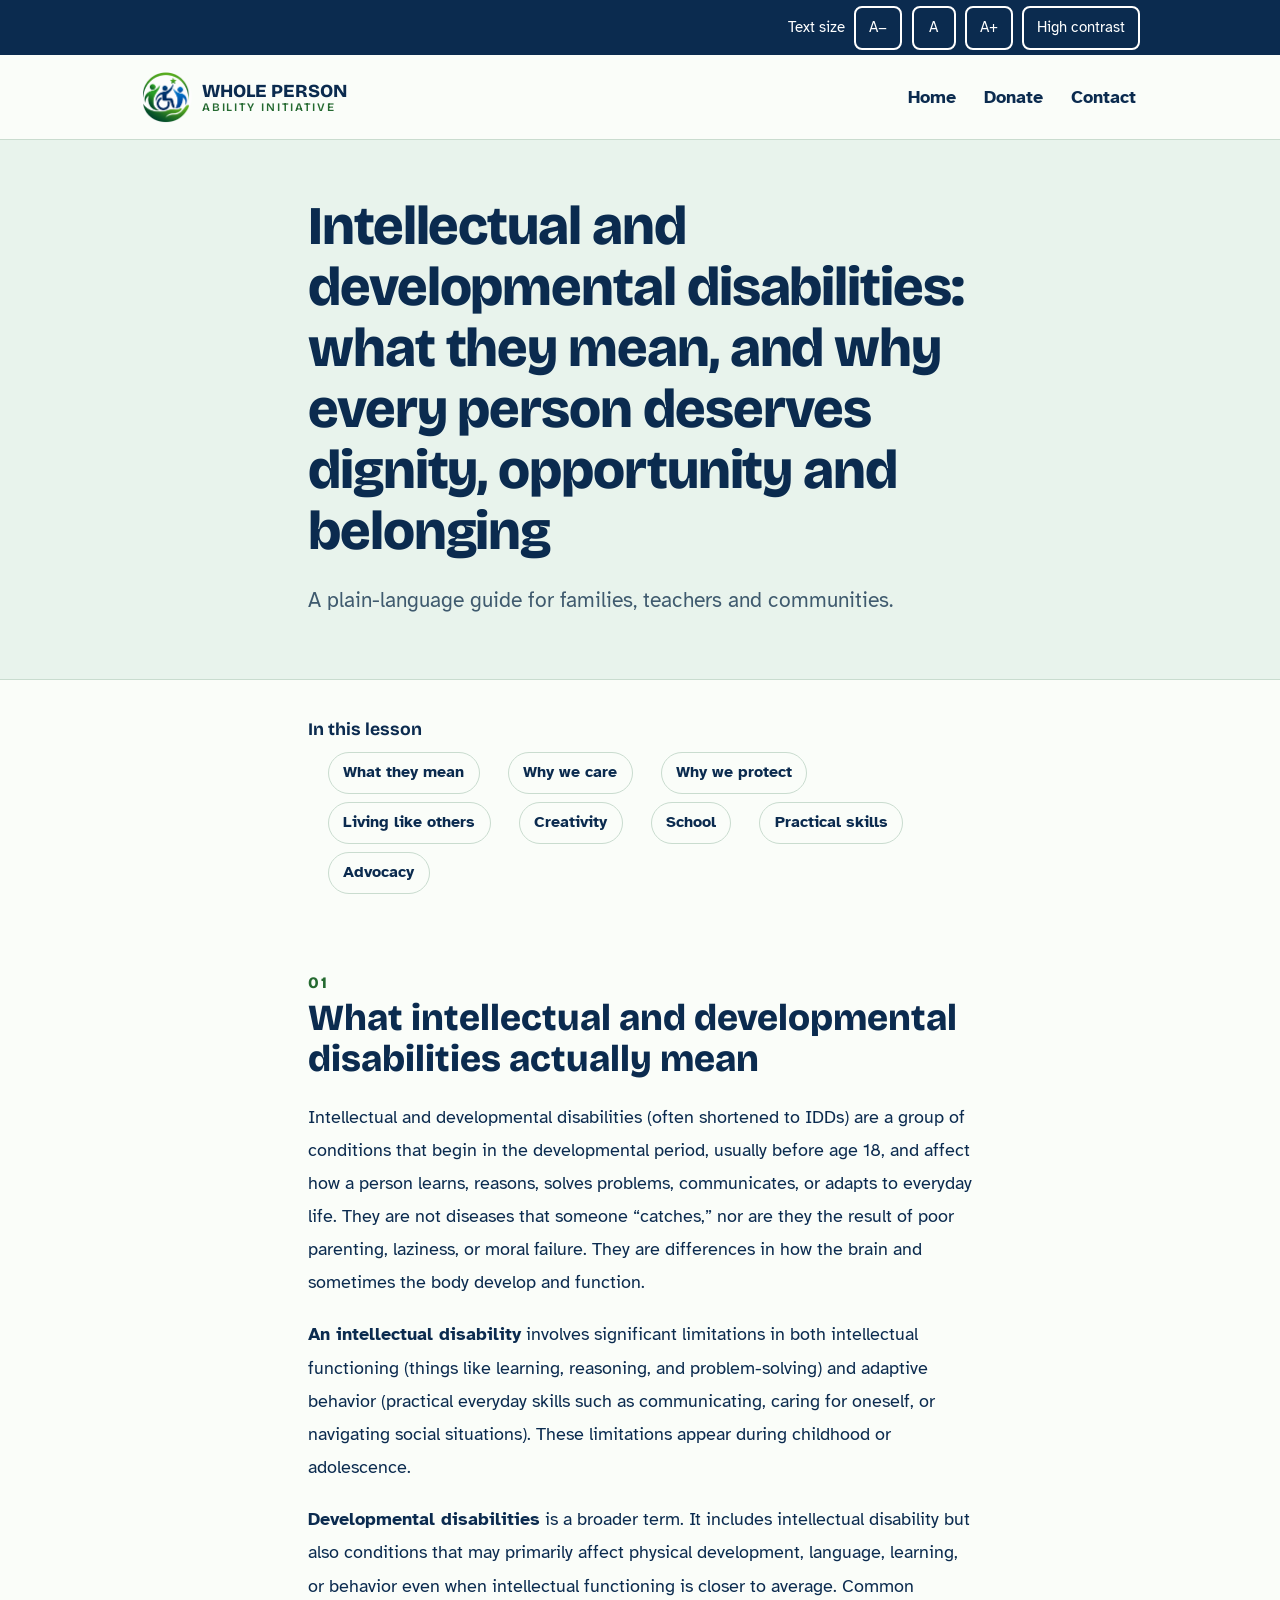
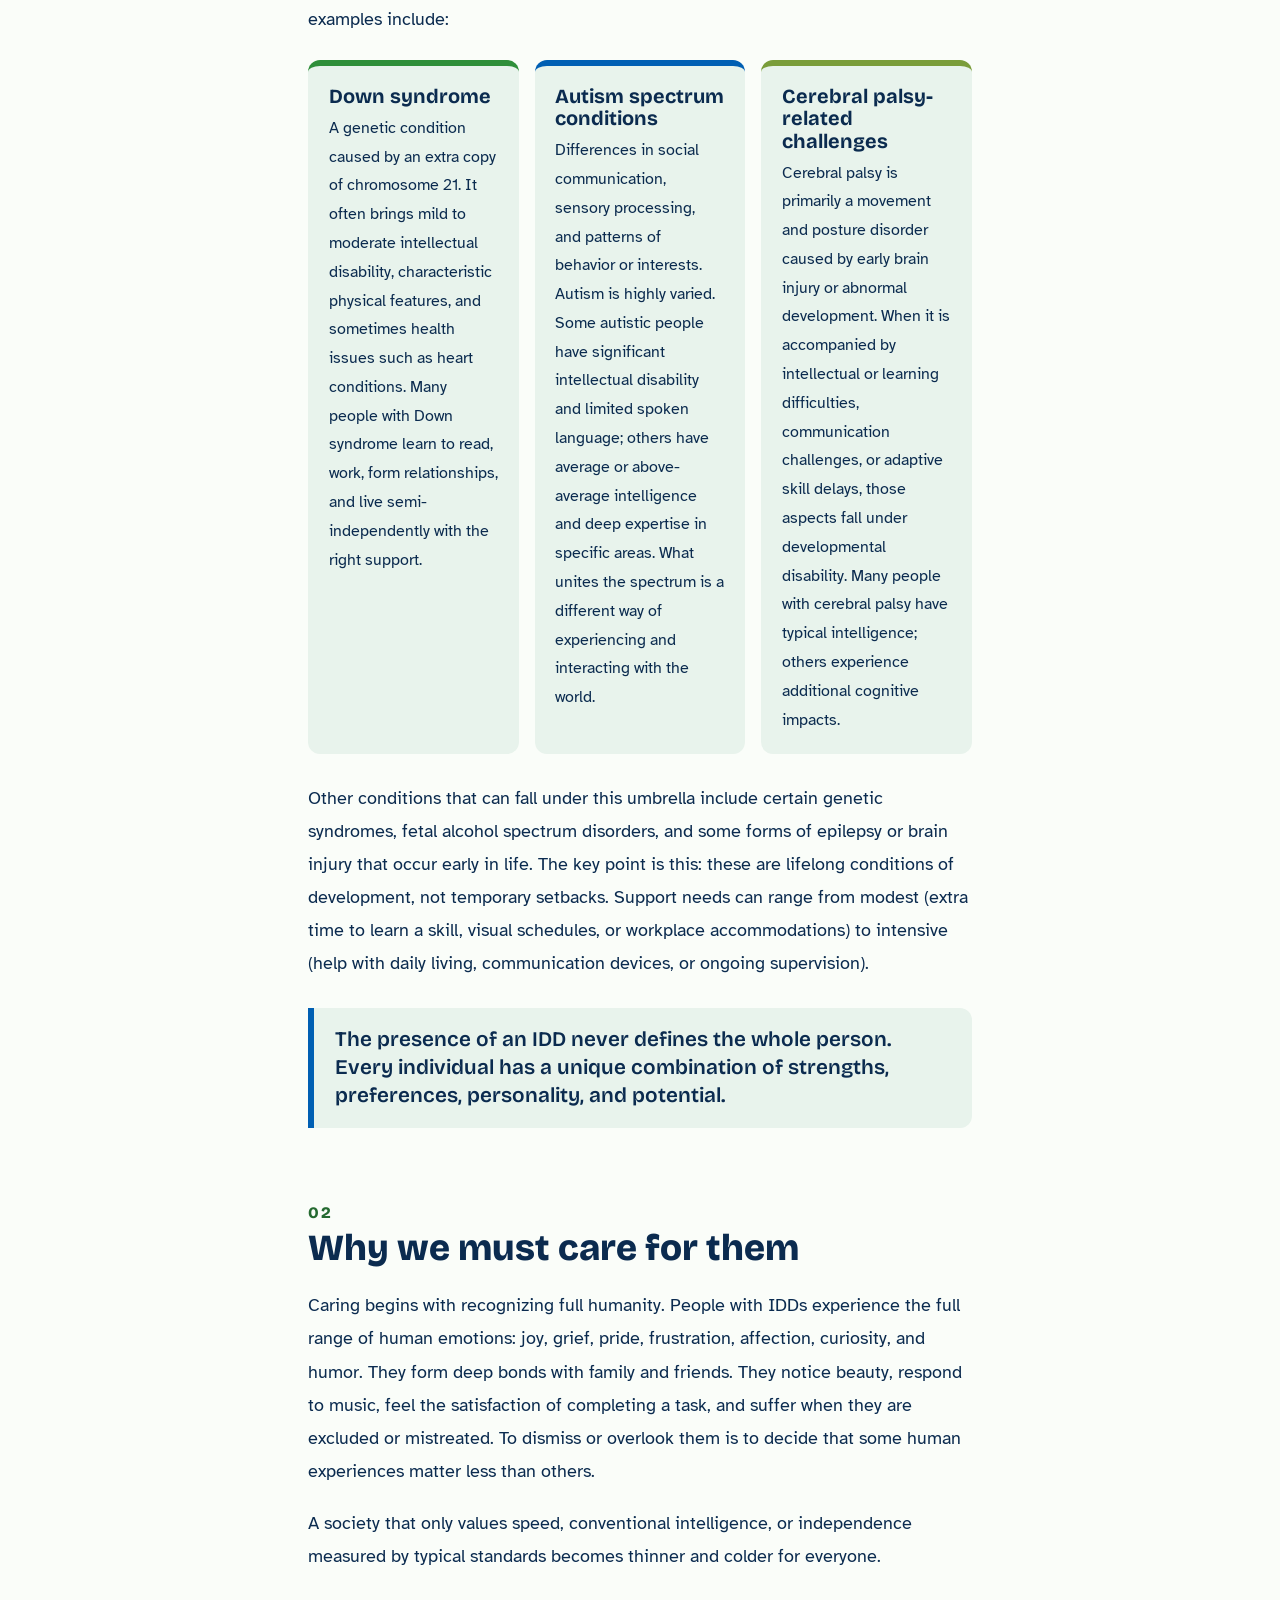
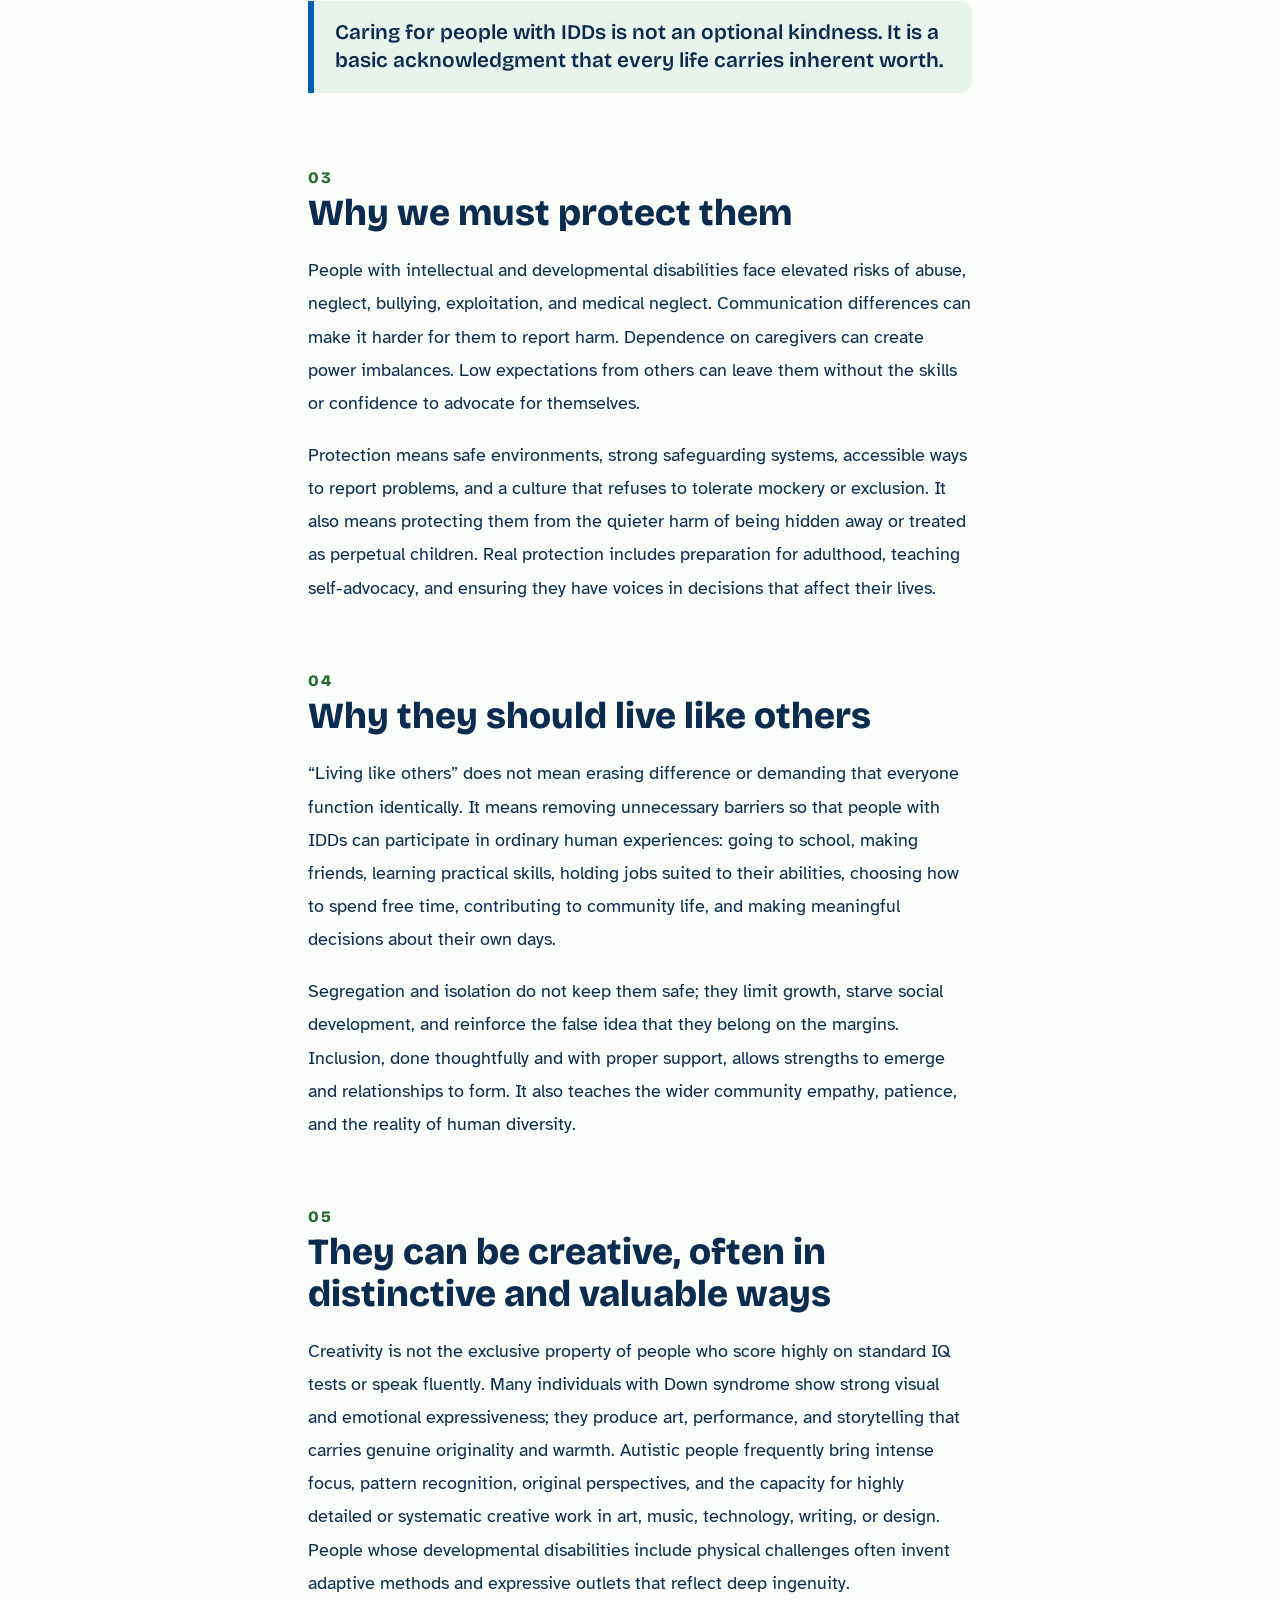
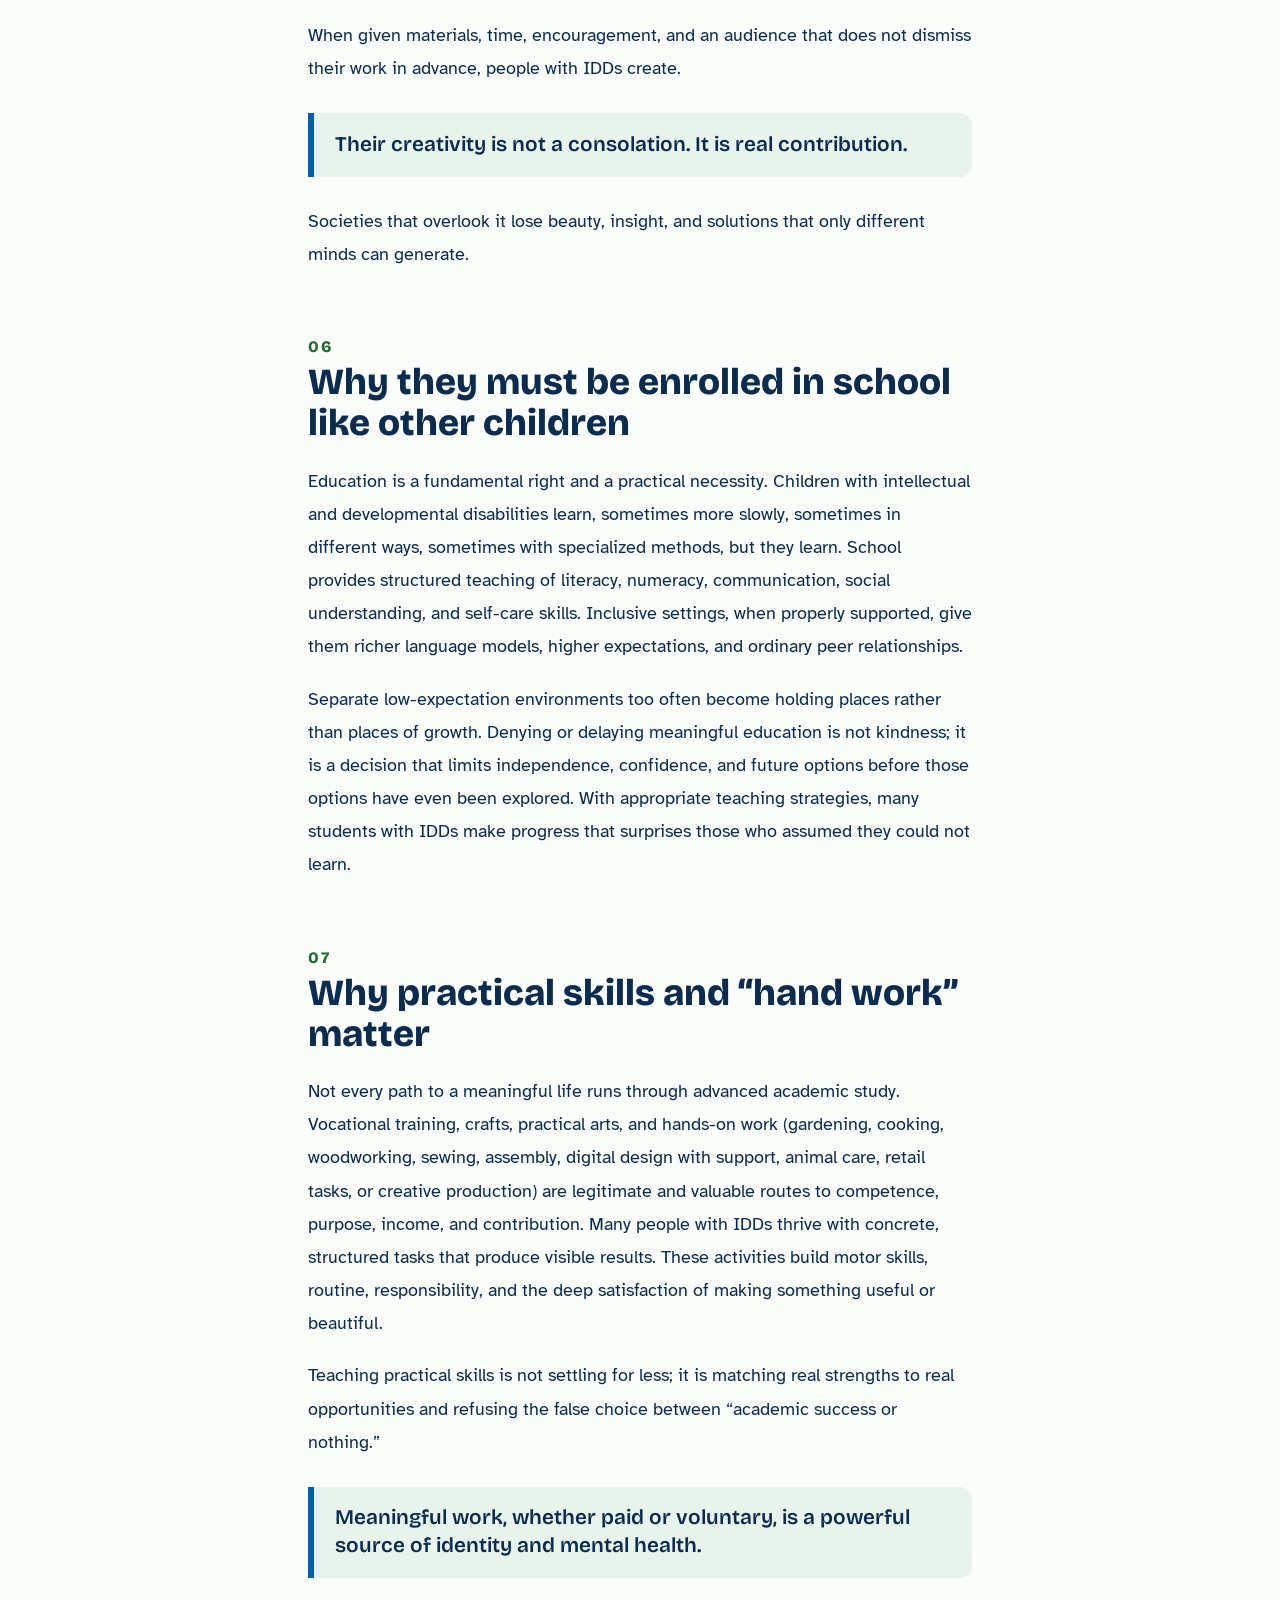
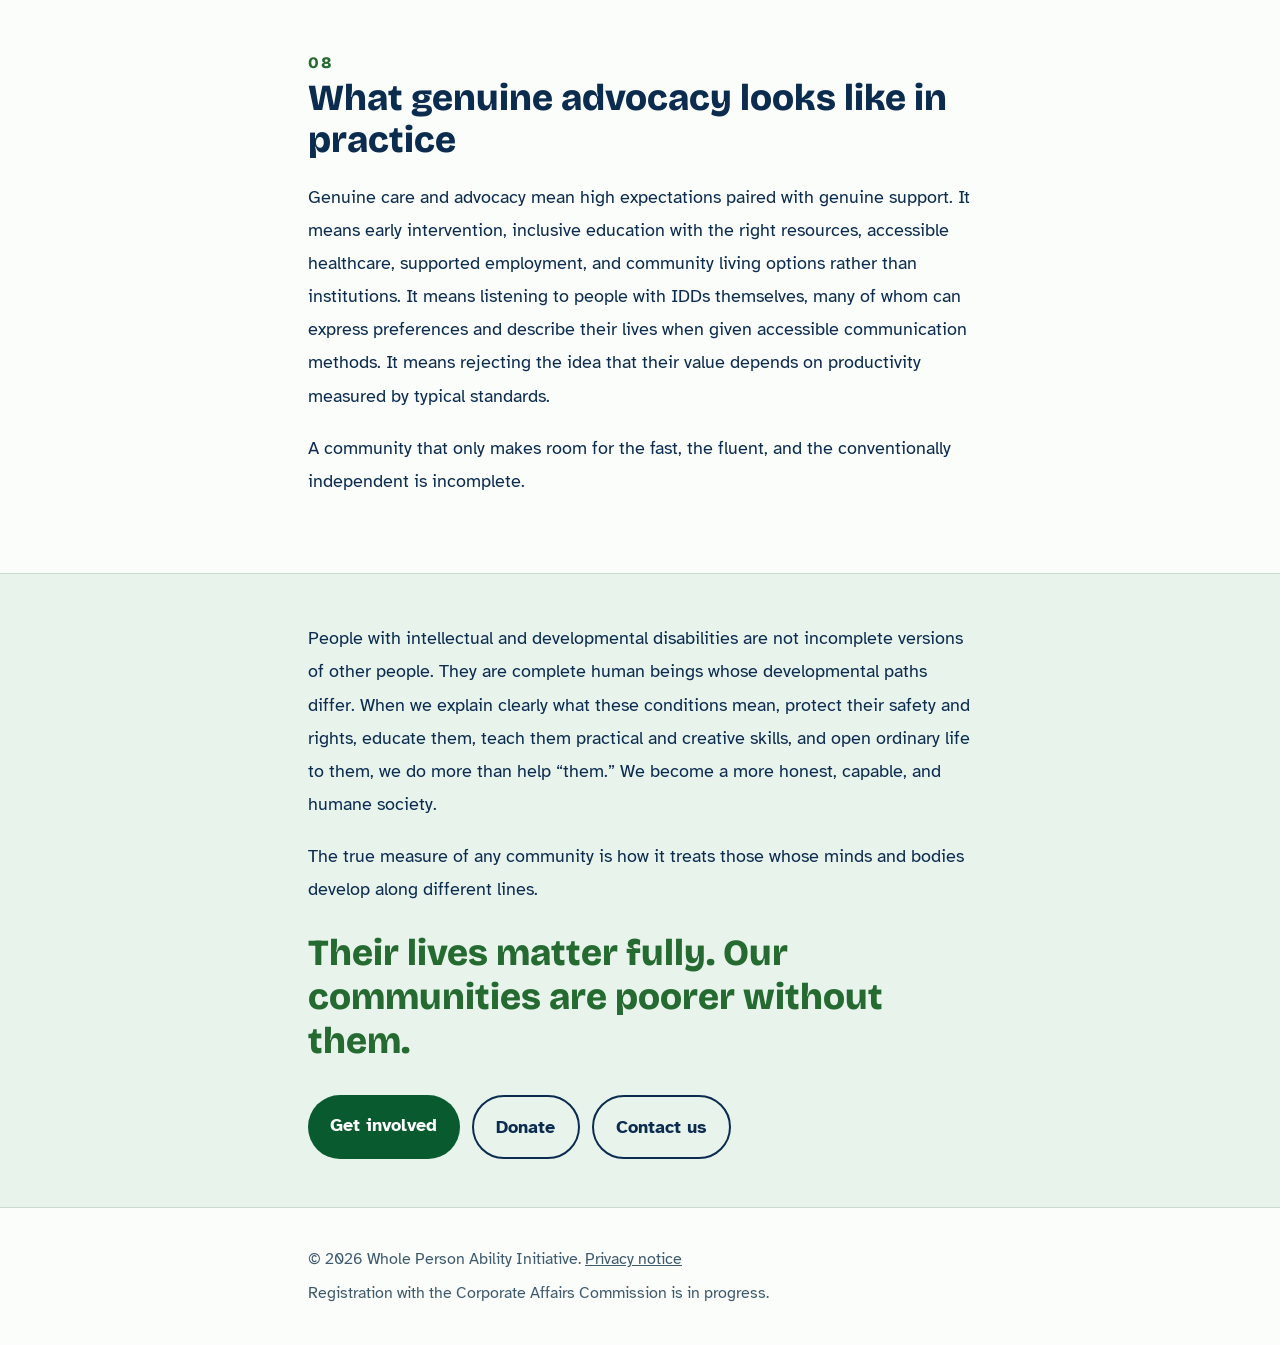
<file: learn.html>
<!DOCTYPE html>
<html lang="en">
<head>
<meta charset="utf-8">
<meta name="viewport" content="width=device-width, initial-scale=1">
<title>What intellectual and developmental disabilities mean | Whole Person Ability Initiative</title>
<meta name="description" content="A plain-language lesson on intellectual and developmental disabilities, and why every person deserves dignity, opportunity and belonging.">
<link rel="icon" href="logo-mark.png" type="image/png">
<script src="a11y.js"></script>
<link rel="preconnect" href="https://fonts.googleapis.com">
<link rel="preconnect" href="https://fonts.gstatic.com" crossorigin>
<link href="https://fonts.googleapis.com/css2?family=Atkinson+Hyperlegible:wght@400;700&family=Bricolage+Grotesque:wght@600;800&display=swap" rel="stylesheet">
<style>
:root{--paper:#fafdf9;--sky:#e8f3ec;--sun:#2f8f3a;--rose:#005fb3;--text:#0b2b4f;--muted:#3f5a6e;--line:#c9dccf;--leafText:#256a31;--btnbg:#0a5a2f;--btnfg:#fff;--num:#8fd35f}
@media (prefers-color-scheme:dark){:root{--paper:#0f1a2b;--sky:#16253b;--text:#eaf1fa;--muted:#b4c3d8;--line:#2d4261;--leafText:#7be0ad;--sun:#5fd8a4;--rose:#7db8f5;--num:#5fd8a4;--btnbg:#5fd8a4;--btnfg:#06231a}}
*{box-sizing:border-box}html{scroll-behavior:smooth;scroll-padding-top:1rem}
@media (prefers-reduced-motion:reduce){html{scroll-behavior:auto}}
body{margin:0;background:var(--paper);color:var(--text);font:1.15rem/1.8 "Atkinson Hyperlegible",system-ui,sans-serif}
h1,h2,h3{font-family:"Bricolage Grotesque","Atkinson Hyperlegible",system-ui,sans-serif;line-height:1.12;margin:0}
a{color:inherit}:focus-visible{outline:3px solid var(--sun);outline-offset:3px}
.wrap{max-width:1040px;margin:0 auto;padding:0 1.25rem}.narrow{max-width:44rem;margin:0 auto;padding:0 1.25rem}
.bar{position:fixed;top:0;left:0;height:5px;width:0;background:var(--sun);z-index:50}
header.top{padding:1rem 0;border-bottom:1px solid var(--line)}
header.top .wrap{display:flex;flex-wrap:wrap;gap:.75rem 1.5rem;justify-content:space-between;align-items:center}
.brand{font-family:"Bricolage Grotesque",sans-serif;text-decoration:none;display:flex;align-items:center;gap:.6rem}
.brand img{border-radius:50%;background:#fff;display:block}
.lockup{display:flex;flex-direction:column;line-height:1.1}.lockup b{font-size:1.15rem;font-weight:800}
.lockup i{font-style:normal;font-weight:600;font-size:.72rem;letter-spacing:.17em;color:var(--leafText)}
nav a{margin-left:1.25rem;font-weight:700;text-decoration:none}nav a:hover{text-decoration:underline}
.lhero{background:var(--sky);padding:3.5rem 0 3rem;border-bottom:1px solid var(--line)}
.tag{font-weight:700;font-size:.85rem;letter-spacing:.14em;color:var(--leafText);margin:0 0 1rem}
.lhero h1{font-size:clamp(2rem,5.5vw,3.4rem);font-weight:800;letter-spacing:-.02em}
.lede{font-size:1.3rem;color:var(--muted);margin:1.25rem 0 .75rem}.meta{font-size:1rem;color:var(--muted);margin:0}
.toc{margin:2.5rem auto;max-width:44rem;padding:0 1.25rem}
.toc h2{font-size:1.1rem;margin-bottom:.75rem}
.toc ol{margin:0;padding:0;list-style:none;display:flex;flex-wrap:wrap;gap:.5rem}
.toc a{display:inline-block;padding:.35rem .9rem;border:1px solid var(--line);border-radius:999px;text-decoration:none;font-size:1rem;background:var(--paper)}
.toc a:hover{background:var(--btnbg);color:var(--btnfg);border-color:var(--btnbg)}
.lsec{padding:2.5rem 0 .5rem}
.lsec h2{font-size:clamp(1.7rem,4vw,2.3rem);font-weight:800;margin-bottom:1.25rem}
.num{display:block;font-size:1rem;font-weight:800;letter-spacing:.14em;color:var(--leafText);margin-bottom:.4rem}
.lsec p{margin:0 0 1.2rem}
.cards{display:grid;gap:1rem;margin:1.5rem 0 1.75rem}
.card{padding:1.2rem 1.3rem;background:var(--sky);border-radius:12px;border-top:6px solid var(--sun)}
.card:nth-child(2){border-color:var(--rose)}.card:nth-child(3){border-color:#7a9d3a}
.card h3{font-size:1.25rem;margin-bottom:.4rem}.card p{margin:0;font-size:1.05rem}
.lsec p.key{margin:1.75rem 0;padding:1.1rem 1.3rem;border-left:6px solid var(--rose);background:var(--sky);border-radius:0 12px 12px 0;font-family:"Bricolage Grotesque",sans-serif;font-size:1.3rem;font-weight:600;line-height:1.35}
.closing{margin-top:3rem;padding:3rem 0;background:var(--sky);border-top:1px solid var(--line)}
.quote{font-family:"Bricolage Grotesque",sans-serif;font-size:clamp(1.6rem,4vw,2.3rem);font-weight:800;line-height:1.2;margin:1.5rem 0 2rem;color:var(--leafText)}
.btns{display:flex;flex-wrap:wrap;gap:.75rem}
.btn{display:inline-block;padding:.85rem 1.4rem;border-radius:999px;font-weight:700;text-decoration:none;background:var(--btnbg);color:var(--btnfg)}
.btn.alt{background:transparent;border:2px solid var(--text);color:var(--text)}
footer{padding:2rem 0;color:var(--muted);font-size:1rem;border-top:1px solid var(--line)}footer p{margin:.3rem 0}
@media (min-width:760px){.cards{grid-template-columns:repeat(3,1fr)}.card p{font-size:1rem}}
</style>
<link rel="stylesheet" href="extras.css">
</head>
<body>
<a class="skip" href="#top">Skip to main content</a>
<div class="bar" id="bar"></div>
<header class="top"><div class="wrap">
  <a class="brand" href="index.html"><img src="logo-mark.png" width="52" height="52" alt=""><span class="lockup"><b>WHOLE PERSON</b><i>ABILITY INITIATIVE</i></span></a>
  <nav aria-label="Main"><a href="index.html">Home</a><a href="index.html#donate">Donate</a><a href="index.html#contact">Contact</a></nav>
</div></header>
<main id="top" tabindex="-1">
<div class="lhero"><div class="narrow">
  <h1>Intellectual and developmental disabilities: what they mean, and why every person deserves dignity, opportunity and belonging</h1>
  <p class="lede">A plain-language guide for families, teachers and communities.</p>
</div></div>
<nav class="toc" aria-label="In this lesson"><h2>In this lesson</h2><ol>
  <li><a href="#meaning">What they mean</a></li><li><a href="#care">Why we care</a></li><li><a href="#protect">Why we protect</a></li><li><a href="#live">Living like others</a></li>
  <li><a href="#create">Creativity</a></li><li><a href="#school">School</a></li><li><a href="#skills">Practical skills</a></li><li><a href="#advocacy">Advocacy</a></li>
</ol></nav>
<article class="narrow">
<section class="lsec" id="meaning"><h2><span class="num">01</span>What intellectual and developmental disabilities actually mean</h2>
<p>Intellectual and developmental disabilities (often shortened to IDDs) are a group of conditions that begin in the developmental period, usually before age 18, and affect how a person learns, reasons, solves problems, communicates, or adapts to everyday life. They are not diseases that someone “catches,” nor are they the result of poor parenting, laziness, or moral failure. They are differences in how the brain and sometimes the body develop and function.</p>
<p><strong>An intellectual disability</strong> involves significant limitations in both intellectual functioning (things like learning, reasoning, and problem-solving) and adaptive behavior (practical everyday skills such as communicating, caring for oneself, or navigating social situations). These limitations appear during childhood or adolescence.</p>
<p><strong>Developmental disabilities</strong> is a broader term. It includes intellectual disability but also conditions that may primarily affect physical development, language, learning, or behavior even when intellectual functioning is closer to average. Common examples include:</p>
<div class="cards">
<article class="card"><h3>Down syndrome</h3><p>A genetic condition caused by an extra copy of chromosome 21. It often brings mild to moderate intellectual disability, characteristic physical features, and sometimes health issues such as heart conditions. Many people with Down syndrome learn to read, work, form relationships, and live semi-independently with the right support.</p></article>
<article class="card"><h3>Autism spectrum conditions</h3><p>Differences in social communication, sensory processing, and patterns of behavior or interests. Autism is highly varied. Some autistic people have significant intellectual disability and limited spoken language; others have average or above-average intelligence and deep expertise in specific areas. What unites the spectrum is a different way of experiencing and interacting with the world.</p></article>
<article class="card"><h3>Cerebral palsy-related challenges</h3><p>Cerebral palsy is primarily a movement and posture disorder caused by early brain injury or abnormal development. When it is accompanied by intellectual or learning difficulties, communication challenges, or adaptive skill delays, those aspects fall under developmental disability. Many people with cerebral palsy have typical intelligence; others experience additional cognitive impacts.</p></article>
</div>
<p>Other conditions that can fall under this umbrella include certain genetic syndromes, fetal alcohol spectrum disorders, and some forms of epilepsy or brain injury that occur early in life. The key point is this: these are lifelong conditions of development, not temporary setbacks. Support needs can range from modest (extra time to learn a skill, visual schedules, or workplace accommodations) to intensive (help with daily living, communication devices, or ongoing supervision).</p>
<p class="key">The presence of an IDD never defines the whole person. Every individual has a unique combination of strengths, preferences, personality, and potential.</p>
</section>
<section class="lsec" id="care"><h2><span class="num">02</span>Why we must care for them</h2>
<p>Caring begins with recognizing full humanity. People with IDDs experience the full range of human emotions: joy, grief, pride, frustration, affection, curiosity, and humor. They form deep bonds with family and friends. They notice beauty, respond to music, feel the satisfaction of completing a task, and suffer when they are excluded or mistreated. To dismiss or overlook them is to decide that some human experiences matter less than others.</p>
<p>A society that only values speed, conventional intelligence, or independence measured by typical standards becomes thinner and colder for everyone.</p>
<p class="key">Caring for people with IDDs is not an optional kindness. It is a basic acknowledgment that every life carries inherent worth.</p>
</section>
<section class="lsec" id="protect"><h2><span class="num">03</span>Why we must protect them</h2>
<p>People with intellectual and developmental disabilities face elevated risks of abuse, neglect, bullying, exploitation, and medical neglect. Communication differences can make it harder for them to report harm. Dependence on caregivers can create power imbalances. Low expectations from others can leave them without the skills or confidence to advocate for themselves.</p>
<p>Protection means safe environments, strong safeguarding systems, accessible ways to report problems, and a culture that refuses to tolerate mockery or exclusion. It also means protecting them from the quieter harm of being hidden away or treated as perpetual children. Real protection includes preparation for adulthood, teaching self-advocacy, and ensuring they have voices in decisions that affect their lives.</p>
</section>
<section class="lsec" id="live"><h2><span class="num">04</span>Why they should live like others</h2>
<p>“Living like others” does not mean erasing difference or demanding that everyone function identically. It means removing unnecessary barriers so that people with IDDs can participate in ordinary human experiences: going to school, making friends, learning practical skills, holding jobs suited to their abilities, choosing how to spend free time, contributing to community life, and making meaningful decisions about their own days.</p>
<p>Segregation and isolation do not keep them safe; they limit growth, starve social development, and reinforce the false idea that they belong on the margins. Inclusion, done thoughtfully and with proper support, allows strengths to emerge and relationships to form. It also teaches the wider community empathy, patience, and the reality of human diversity.</p>
</section>
<section class="lsec" id="create"><h2><span class="num">05</span>They can be creative, often in distinctive and valuable ways</h2>
<p>Creativity is not the exclusive property of people who score highly on standard IQ tests or speak fluently. Many individuals with Down syndrome show strong visual and emotional expressiveness; they produce art, performance, and storytelling that carries genuine originality and warmth. Autistic people frequently bring intense focus, pattern recognition, original perspectives, and the capacity for highly detailed or systematic creative work in art, music, technology, writing, or design. People whose developmental disabilities include physical challenges often invent adaptive methods and expressive outlets that reflect deep ingenuity.</p>
<p>When given materials, time, encouragement, and an audience that does not dismiss their work in advance, people with IDDs create.</p>
<p class="key">Their creativity is not a consolation. It is real contribution.</p>
<p>Societies that overlook it lose beauty, insight, and solutions that only different minds can generate.</p>
</section>
<section class="lsec" id="school"><h2><span class="num">06</span>Why they must be enrolled in school like other children</h2>
<p>Education is a fundamental right and a practical necessity. Children with intellectual and developmental disabilities learn, sometimes more slowly, sometimes in different ways, sometimes with specialized methods, but they learn. School provides structured teaching of literacy, numeracy, communication, social understanding, and self-care skills. Inclusive settings, when properly supported, give them richer language models, higher expectations, and ordinary peer relationships.</p>
<p>Separate low-expectation environments too often become holding places rather than places of growth. Denying or delaying meaningful education is not kindness; it is a decision that limits independence, confidence, and future options before those options have even been explored. With appropriate teaching strategies, many students with IDDs make progress that surprises those who assumed they could not learn.</p>
</section>
<section class="lsec" id="skills"><h2><span class="num">07</span>Why practical skills and “hand work” matter</h2>
<p>Not every path to a meaningful life runs through advanced academic study. Vocational training, crafts, practical arts, and hands-on work (gardening, cooking, woodworking, sewing, assembly, digital design with support, animal care, retail tasks, or creative production) are legitimate and valuable routes to competence, purpose, income, and contribution. Many people with IDDs thrive with concrete, structured tasks that produce visible results. These activities build motor skills, routine, responsibility, and the deep satisfaction of making something useful or beautiful.</p>
<p>Teaching practical skills is not settling for less; it is matching real strengths to real opportunities and refusing the false choice between “academic success or nothing.”</p>
<p class="key">Meaningful work, whether paid or voluntary, is a powerful source of identity and mental health.</p>
</section>
<section class="lsec" id="advocacy"><h2><span class="num">08</span>What genuine advocacy looks like in practice</h2>
<p>Genuine care and advocacy mean high expectations paired with genuine support. It means early intervention, inclusive education with the right resources, accessible healthcare, supported employment, and community living options rather than institutions. It means listening to people with IDDs themselves, many of whom can express preferences and describe their lives when given accessible communication methods. It means rejecting the idea that their value depends on productivity measured by typical standards.</p>
<p>A community that only makes room for the fast, the fluent, and the conventionally independent is incomplete.</p>
</section>
</article>
<div class="closing"><div class="narrow">
  <p style="margin:0 0 1.2rem">People with intellectual and developmental disabilities are not incomplete versions of other people. They are complete human beings whose developmental paths differ. When we explain clearly what these conditions mean, protect their safety and rights, educate them, teach them practical and creative skills, and open ordinary life to them, we do more than help “them.” We become a more honest, capable, and humane society.</p>
  <p style="margin:0 0 1.2rem">The true measure of any community is how it treats those whose minds and bodies develop along different lines.</p>
  <p class="quote">Their lives matter fully. Our communities are poorer without them.</p>
  <div class="btns"><a class="btn" href="index.html#help">Get involved</a><a class="btn alt" href="index.html#donate">Donate</a><a class="btn alt" href="index.html#contact">Contact us</a></div>
</div></div>
</main>
<footer><div class="narrow"><p>&copy; 2026 Whole Person Ability Initiative. <a href="privacy.html">Privacy notice</a></p><p>Registration with the Corporate Affairs Commission is in progress.</p></div></footer>
<script>
(function(){var b=document.getElementById("bar");
function u(){var h=document.documentElement,m=h.scrollHeight-h.clientHeight;b.style.width=(m>0?h.scrollTop/m*100:0)+"%"}
window.addEventListener("scroll",u,{passive:true});u();})();
</script>
</body>
</html>
</file>
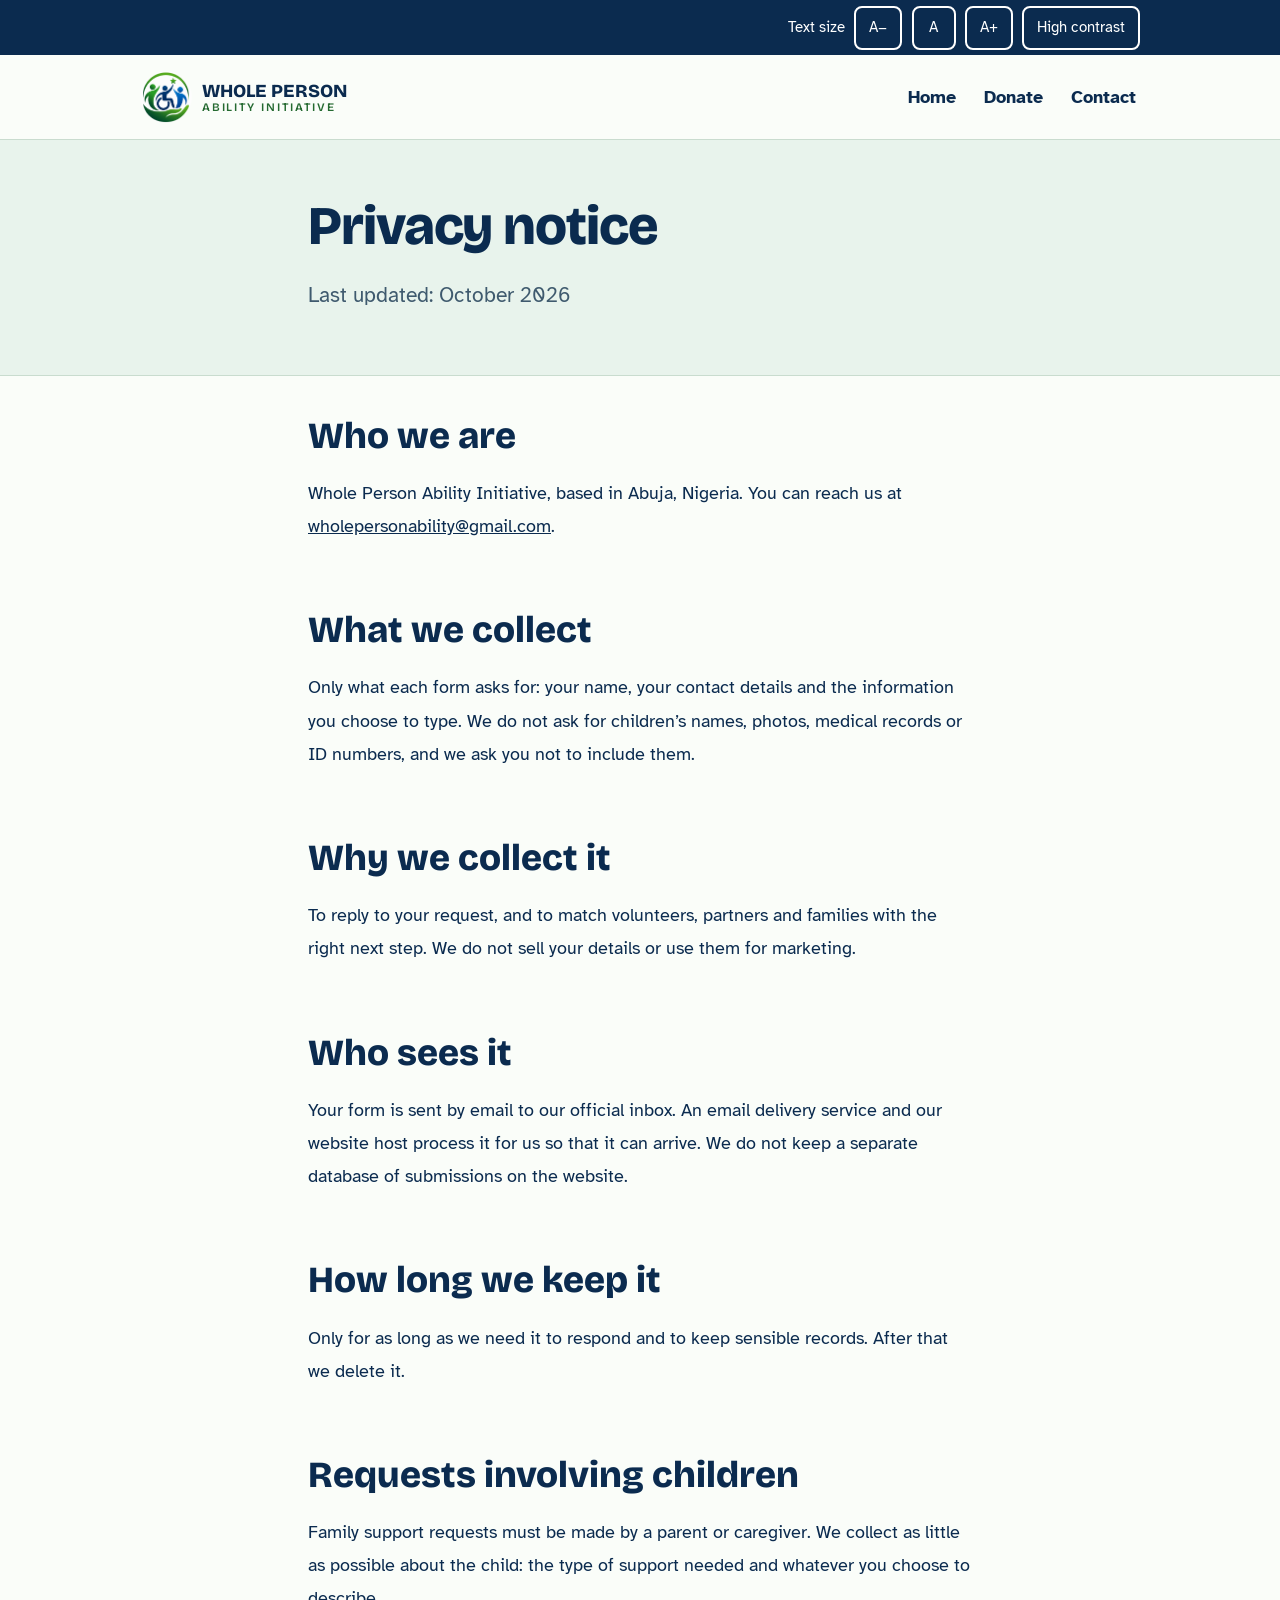
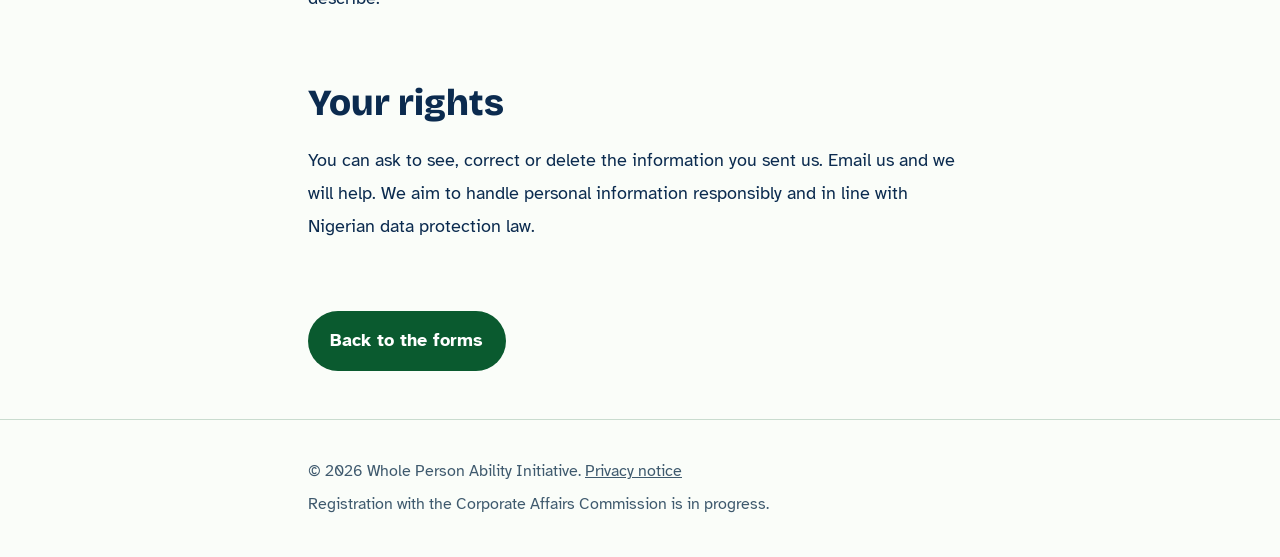
<file: privacy.html>
<!DOCTYPE html>
<html lang="en">
<head>
<meta charset="utf-8">
<meta name="viewport" content="width=device-width, initial-scale=1">
<title>Privacy notice | Whole Person Ability Initiative</title>
<meta name="description" content="How Whole Person Ability Initiative collects and uses the information you send through our website forms.">
<link rel="icon" href="logo-mark.png" type="image/png">
<script src="a11y.js"></script>
<link rel="preconnect" href="https://fonts.googleapis.com">
<link rel="preconnect" href="https://fonts.gstatic.com" crossorigin>
<link href="https://fonts.googleapis.com/css2?family=Atkinson+Hyperlegible:wght@400;700&family=Bricolage+Grotesque:wght@600;800&display=swap" rel="stylesheet">
<style>
:root{--paper:#fafdf9;--sky:#e8f3ec;--sun:#2f8f3a;--rose:#005fb3;--text:#0b2b4f;--muted:#3f5a6e;--line:#c9dccf;--leafText:#256a31;--btnbg:#0a5a2f;--btnfg:#fff;--num:#8fd35f}
@media (prefers-color-scheme:dark){:root{--paper:#0f1a2b;--sky:#16253b;--text:#eaf1fa;--muted:#b4c3d8;--line:#2d4261;--leafText:#7be0ad;--sun:#5fd8a4;--rose:#7db8f5;--num:#5fd8a4;--btnbg:#5fd8a4;--btnfg:#06231a}}
*{box-sizing:border-box}html{scroll-behavior:smooth;scroll-padding-top:1rem}
@media (prefers-reduced-motion:reduce){html{scroll-behavior:auto}}
body{margin:0;background:var(--paper);color:var(--text);font:1.15rem/1.8 "Atkinson Hyperlegible",system-ui,sans-serif}
h1,h2,h3{font-family:"Bricolage Grotesque","Atkinson Hyperlegible",system-ui,sans-serif;line-height:1.12;margin:0}
a{color:inherit}:focus-visible{outline:3px solid var(--sun);outline-offset:3px}
.wrap{max-width:1040px;margin:0 auto;padding:0 1.25rem}.narrow{max-width:44rem;margin:0 auto;padding:0 1.25rem}
.bar{position:fixed;top:0;left:0;height:5px;width:0;background:var(--sun);z-index:50}
header.top{padding:1rem 0;border-bottom:1px solid var(--line)}
header.top .wrap{display:flex;flex-wrap:wrap;gap:.75rem 1.5rem;justify-content:space-between;align-items:center}
.brand{font-family:"Bricolage Grotesque",sans-serif;text-decoration:none;display:flex;align-items:center;gap:.6rem}
.brand img{border-radius:50%;background:#fff;display:block}
.lockup{display:flex;flex-direction:column;line-height:1.1}.lockup b{font-size:1.15rem;font-weight:800}
.lockup i{font-style:normal;font-weight:600;font-size:.72rem;letter-spacing:.17em;color:var(--leafText)}
nav a{margin-left:1.25rem;font-weight:700;text-decoration:none}nav a:hover{text-decoration:underline}
.lhero{background:var(--sky);padding:3.5rem 0 3rem;border-bottom:1px solid var(--line)}
.tag{font-weight:700;font-size:.85rem;letter-spacing:.14em;color:var(--leafText);margin:0 0 1rem}
.lhero h1{font-size:clamp(2rem,5.5vw,3.4rem);font-weight:800;letter-spacing:-.02em}
.lede{font-size:1.3rem;color:var(--muted);margin:1.25rem 0 .75rem}.meta{font-size:1rem;color:var(--muted);margin:0}
.toc{margin:2.5rem auto;max-width:44rem;padding:0 1.25rem}
.toc h2{font-size:1.1rem;margin-bottom:.75rem}
.toc ol{margin:0;padding:0;list-style:none;display:flex;flex-wrap:wrap;gap:.5rem}
.toc a{display:inline-block;padding:.35rem .9rem;border:1px solid var(--line);border-radius:999px;text-decoration:none;font-size:1rem;background:var(--paper)}
.toc a:hover{background:var(--btnbg);color:var(--btnfg);border-color:var(--btnbg)}
.lsec{padding:2.5rem 0 .5rem}
.lsec h2{font-size:clamp(1.7rem,4vw,2.3rem);font-weight:800;margin-bottom:1.25rem}
.num{display:block;font-size:1rem;font-weight:800;letter-spacing:.14em;color:var(--leafText);margin-bottom:.4rem}
.lsec p{margin:0 0 1.2rem}
.cards{display:grid;gap:1rem;margin:1.5rem 0 1.75rem}
.card{padding:1.2rem 1.3rem;background:var(--sky);border-radius:12px;border-top:6px solid var(--sun)}
.card:nth-child(2){border-color:var(--rose)}.card:nth-child(3){border-color:#7a9d3a}
.card h3{font-size:1.25rem;margin-bottom:.4rem}.card p{margin:0;font-size:1.05rem}
.lsec p.key{margin:1.75rem 0;padding:1.1rem 1.3rem;border-left:6px solid var(--rose);background:var(--sky);border-radius:0 12px 12px 0;font-family:"Bricolage Grotesque",sans-serif;font-size:1.3rem;font-weight:600;line-height:1.35}
.closing{margin-top:3rem;padding:3rem 0;background:var(--sky);border-top:1px solid var(--line)}
.quote{font-family:"Bricolage Grotesque",sans-serif;font-size:clamp(1.6rem,4vw,2.3rem);font-weight:800;line-height:1.2;margin:1.5rem 0 2rem;color:var(--leafText)}
.btns{display:flex;flex-wrap:wrap;gap:.75rem}
.btn{display:inline-block;padding:.85rem 1.4rem;border-radius:999px;font-weight:700;text-decoration:none;background:var(--btnbg);color:var(--btnfg)}
.btn.alt{background:transparent;border:2px solid var(--text);color:var(--text)}
footer{padding:2rem 0;color:var(--muted);font-size:1rem;border-top:1px solid var(--line)}footer p{margin:.3rem 0}
@media (min-width:760px){.cards{grid-template-columns:repeat(3,1fr)}.card p{font-size:1rem}}
</style>
<link rel="stylesheet" href="extras.css">
</head>
<body>
<a class="skip" href="#top">Skip to main content</a>
<div class="bar" id="bar"></div>
<header class="top"><div class="wrap">
  <a class="brand" href="index.html"><img src="logo-mark.png" width="52" height="52" alt=""><span class="lockup"><b>WHOLE PERSON</b><i>ABILITY INITIATIVE</i></span></a>
  <nav aria-label="Main"><a href="index.html">Home</a><a href="index.html#donate">Donate</a><a href="index.html#contact">Contact</a></nav>
</div></header>
<main id="top" tabindex="-1">
<div class="lhero"><div class="narrow">
  <h1>Privacy notice</h1>
  <p class="lede">Last updated: October 2026</p>
</div></div>
<article class="narrow priv">
<section class="lsec"><h2>Who we are</h2><p>Whole Person Ability Initiative, based in Abuja, Nigeria. You can reach us at <a href="mailto:wholepersonability@gmail.com">wholepersonability@gmail.com</a>.</p></section>
<section class="lsec"><h2>What we collect</h2><p>Only what each form asks for: your name, your contact details and the information you choose to type. We do not ask for children’s names, photos, medical records or ID numbers, and we ask you not to include them.</p></section>
<section class="lsec"><h2>Why we collect it</h2><p>To reply to your request, and to match volunteers, partners and families with the right next step. We do not sell your details or use them for marketing.</p></section>
<section class="lsec"><h2>Who sees it</h2><p>Your form is sent by email to our official inbox. An email delivery service and our website host process it for us so that it can arrive. We do not keep a separate database of submissions on the website.</p></section>
<section class="lsec"><h2>How long we keep it</h2><p>Only for as long as we need it to respond and to keep sensible records. After that we delete it.</p></section>
<section class="lsec"><h2>Requests involving children</h2><p>Family support requests must be made by a parent or caregiver. We collect as little as possible about the child: the type of support needed and whatever you choose to describe.</p></section>
<section class="lsec"><h2>Your rights</h2><p>You can ask to see, correct or delete the information you sent us. Email us and we will help. We aim to handle personal information responsibly and in line with Nigerian data protection law.</p></section>
<p style="margin:2.5rem 0 0"><a class="btn" href="index.html#apply">Back to the forms</a></p>
</article>
<div style="height:3rem"></div>
</main>
<footer><div class="narrow"><p>&copy; 2026 Whole Person Ability Initiative. <a href="privacy.html">Privacy notice</a></p><p>Registration with the Corporate Affairs Commission is in progress.</p></div></footer>
</body>
</html>
</file>
<file: extras.css>
:root{--err:#a4001a}
@media (prefers-color-scheme:dark){:root{--err:#ff9aa8}}
html.ts1{font-size:112.5%}html.ts2{font-size:125%}html.ts3{font-size:150%}
html.hc{--paper:#000;--sky:#000;--text:#fff;--muted:#fff;--line:#fff;--leafText:#ffff00;--sun:#ffff00;--rose:#00ffff;--btnbg:#ffff00;--btnfg:#000;--ink:#fff;--err:#ff8a8a}
html.hc a{text-decoration:underline}
html.hc .fphoto::before{background:#ffff00}
.skip{position:absolute;left:-9999px;top:0;background:#000;color:#fff;padding:.8rem 1.2rem;z-index:1000;font-weight:700;border-radius:0 0 8px 0}
.skip:focus{left:0}
.sr{position:absolute;width:1px;height:1px;overflow:hidden;clip:rect(0 0 0 0);white-space:nowrap}
.a11y{background:#0b2b4f;color:#fff;font-size:.95rem}
html.hc .a11y{background:#000;border-bottom:2px solid #fff}
.a11y .wrap{display:flex;flex-wrap:wrap;gap:.4rem .6rem;align-items:center;justify-content:flex-end;padding:.35rem 1.25rem}
.a11y button{font:inherit;min-height:44px;min-width:44px;padding:.3rem .8rem;border-radius:8px;border:2px solid #fff;background:transparent;color:#fff;cursor:pointer}
.a11y button[aria-pressed=true]{background:#fff;color:#0b2b4f}
:focus-visible{outline:3px solid #ffbf47!important;outline-offset:2px;box-shadow:0 0 0 5px #0b2b4f}
html.hc :focus-visible{box-shadow:0 0 0 5px #000}
button,.btn,select,summary,.fld input:not([type=checkbox]){min-height:44px}
nav a{display:inline-block;padding:.55rem .25rem}
.fdet{border:1px solid var(--line);border-radius:14px;background:var(--paper);margin:1rem 0}
.fdet summary{cursor:pointer;padding:1rem 1.25rem;font-family:"Bricolage Grotesque",sans-serif;font-weight:800;font-size:1.3rem;list-style:none;display:flex;justify-content:space-between;align-items:center;gap:1rem}
.fdet summary::-webkit-details-marker{display:none}
.fdet summary::after{content:"+";font-size:1.8rem;line-height:1}
.fdet[open] summary::after{content:"\2212"}
.fbody{padding:0 1.25rem 1.5rem;max-width:44rem}
.fld{margin:1.15rem 0}
.fld label{display:block;font-weight:700;margin-bottom:.3rem}
.req,.opt{font-weight:400;color:var(--muted);font-size:.95rem}
.hint{margin:0 0 .4rem;color:var(--muted);font-size:1rem}
.fld input[type=text],.fld input[type=email],.fld input[type=tel],.fld select,.fld textarea{width:100%;font:inherit;padding:.7rem .85rem;border:2px solid var(--text);border-radius:8px;background:var(--paper);color:var(--text)}
.fld [aria-invalid=true]{border-color:var(--err);border-width:3px}
.ferr{color:var(--err);font-weight:700;margin:.35rem 0 0}
.consent{display:flex;gap:.75rem;align-items:flex-start}
.consent input{width:1.6rem;height:1.6rem;flex:none;margin-top:.2rem}
.consent label{font-weight:400;margin:0}
.errsum{border:3px solid var(--err);border-radius:10px;padding:1rem 1.25rem;margin:1rem 0}
.errsum h3{font-size:1.15rem;margin:0 0 .5rem;color:var(--err)}.errsum p{margin:0 0 .5rem}.errsum ul{margin:0;padding-left:1.2rem}
.fok{background:var(--sky);border:2px solid var(--leafText);border-radius:12px;padding:1.25rem;font-weight:700}
.hp{position:absolute;left:-9999px;width:1px;height:1px;overflow:hidden}
.fnote{background:var(--sky);border-left:6px solid var(--rose);padding:.8rem 1rem;border-radius:0 10px 10px 0;margin:1rem 0}
.fsubmit{font:inherit;font-weight:700;border:0;border-radius:999px;padding:.85rem 1.6rem;background:var(--btnbg);color:var(--btnfg);cursor:pointer}
.fsubmit:disabled{opacity:.7;cursor:wait}
.priv h3{font-size:1.2rem;margin:1.5rem 0 .4rem}.priv p,.priv li{max-width:44rem}
h1,h2,h3,h4,p,li,a,label,summary,span,small,dd,dt{overflow-wrap:anywhere}
.split>*,.split2>*,.fgrid>*,.hero .wrap>*,.vm>*,.values>*,.ways>*{min-width:0}
.picker select{max-width:min(22rem,100%)}

/* ---- Images and content layout ---- */
.media{display:grid;grid-template-columns:1.1fr .9fr;gap:2.5rem;align-items:start}
.pic{margin:0}
.pic img{display:block;width:100%;height:auto;border-radius:20px;object-fit:cover;box-shadow:0 12px 32px rgba(11,43,79,.14)}
.pic figcaption{font-size:.9rem;color:var(--muted);margin-top:.5rem}
.pic.stick{position:sticky;top:1.5rem}
.lead2{font-family:"Bricolage Grotesque",sans-serif;font-size:1.35rem;font-weight:600;line-height:1.4;margin:0 0 1.25rem}
.defs{margin:0}
.defs>div{padding:1rem 0;border-top:1px solid var(--line)}
.defs>div:last-child{border-bottom:1px solid var(--line)}
.defs dt{font-family:"Bricolage Grotesque",sans-serif;font-weight:800;font-size:1.25rem}
.defs dd{margin:.25rem 0 0;color:var(--muted)}
.tipshead{margin:2.25rem 0 .75rem;font-size:1.4rem}
.prog p{max-width:none}
@media (max-width:860px){.media{grid-template-columns:1fr}.pic.stick{position:static}}

/* ---- Founder circle ---- */
.fcenter{text-align:center}
.fcircle{width:min(260px,70vw);aspect-ratio:1/1;margin:1.75rem auto 1.5rem;border-radius:50%;box-shadow:0 0 0 6px var(--paper),0 0 0 12px var(--sun)}
.fcircle img{display:block;width:100%;height:100%;border-radius:50%;object-fit:cover}
.fcenter .fname{margin-top:.25rem}
.fbio{text-align:left;max-width:44rem;margin:2rem auto 0}
.fbio .fq{margin-top:1.5rem}

/* ---- Crypto donation module ---- */
:root{--warnbg:#fff4e0;--warnbd:#b45309;--warntx:#4a2500;--shadow:0 14px 40px rgba(11,43,79,.12)}
@media (prefers-color-scheme:dark){:root{--warnbg:#33260f;--warnbd:#f59e0b;--warntx:#ffe6b8;--shadow:0 14px 40px rgba(0,0,0,.45)}}
html.hc{--warnbg:#000;--warnbd:#ffff00;--warntx:#fff}
.give{position:relative;overflow:hidden;background:var(--paper);border:1px solid var(--line);border-radius:22px;padding:2rem 1.75rem 1.75rem;box-shadow:var(--shadow)}
.give::before{content:"";position:absolute;left:0;right:0;top:0;height:6px;background:linear-gradient(90deg,var(--btnbg),var(--rose))}
.give h3{font-size:1.5rem;margin:0 0 .35rem}
.give>p{margin:0 0 1.25rem;color:var(--muted)}
.give .picker label{display:block;font-weight:800;margin:0 0 .5rem}
.give .picker select{appearance:none;-webkit-appearance:none;width:100%;max-width:100%;min-height:52px;padding:.8rem 3rem .8rem 1rem;border:2px solid var(--line);border-radius:12px;font:inherit;font-weight:700;color:var(--text);background-color:var(--sky);background-image:linear-gradient(45deg,transparent 50%,var(--text) 50%),linear-gradient(135deg,var(--text) 50%,transparent 50%);background-position:calc(100% - 24px) 55%,calc(100% - 18px) 55%;background-size:6px 6px,6px 6px;background-repeat:no-repeat;cursor:pointer}
.give .picker select:hover{border-color:var(--btnbg)}
.walletout{margin-top:1.25rem}
.wcard{background:var(--sky);border:1px solid var(--line);border-radius:16px;padding:1.25rem}
.whead{display:flex;flex-wrap:wrap;align-items:center;justify-content:space-between;gap:.5rem .75rem;margin-bottom:1rem}
.wcoin{font-family:"Bricolage Grotesque",sans-serif;font-size:1.35rem;margin:0}
.wnet{display:inline-block;padding:.25rem .8rem;border-radius:999px;border:1.5px solid var(--leafText);color:var(--leafText);background:var(--paper);font-weight:700;font-size:.92rem}
.netwarn{margin:0 0 1.1rem;padding:.85rem 1rem;background:var(--warnbg);color:var(--warntx);border-left:6px solid var(--warnbd);border-radius:0 10px 10px 0;line-height:1.5}
.wlabel{margin:0 0 .4rem;font-size:.85rem;font-weight:800;letter-spacing:.08em;text-transform:uppercase;color:var(--muted)}
.wcard .addr{font-family:ui-monospace,Menlo,Consolas,monospace;font-size:1rem;line-height:1.5;word-break:break-all;padding:.9rem 1rem;background:var(--paper);border:1px solid var(--line);border-radius:12px;user-select:all}
.wcard .copy{display:flex;align-items:center;justify-content:center;gap:.5rem;width:100%;min-height:54px;margin-top:1rem;padding:.85rem 1.4rem;border:0;border-radius:12px;background:var(--btnbg);color:var(--btnfg);font:inherit;font-weight:800;font-size:1.1rem;cursor:pointer;box-shadow:0 6px 16px rgba(10,90,47,.28);transition:transform .12s,filter .12s}
.wcard .copy:hover:not(:disabled){filter:brightness(1.08);transform:translateY(-1px)}
.wcard .copy.done{background:var(--leafText);color:var(--paper)}
.wcard .copy:disabled{opacity:.55;cursor:not-allowed;box-shadow:none}
.give .warn{margin:1.1rem 0 0;font-size:.98rem;color:var(--muted)}
@media (prefers-reduced-motion:reduce){.wcard .copy{transition:none}}
</file>
